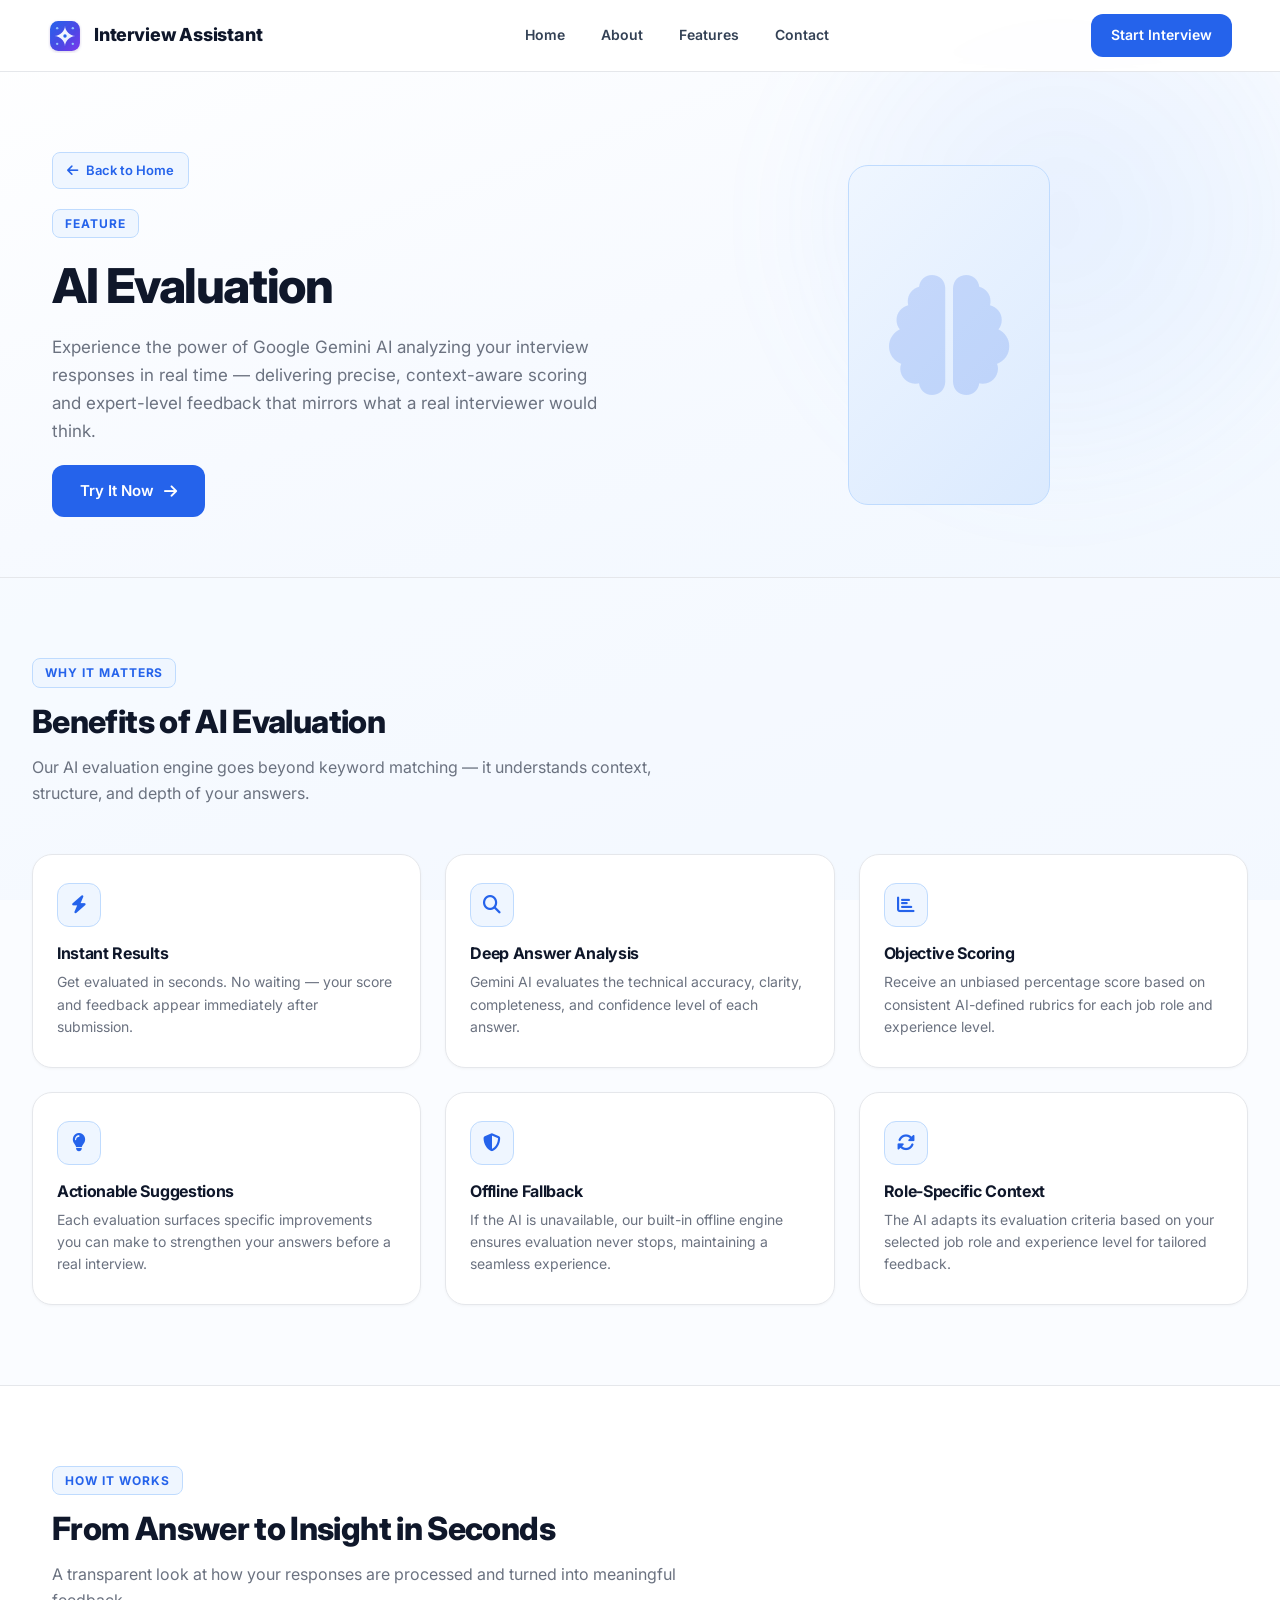
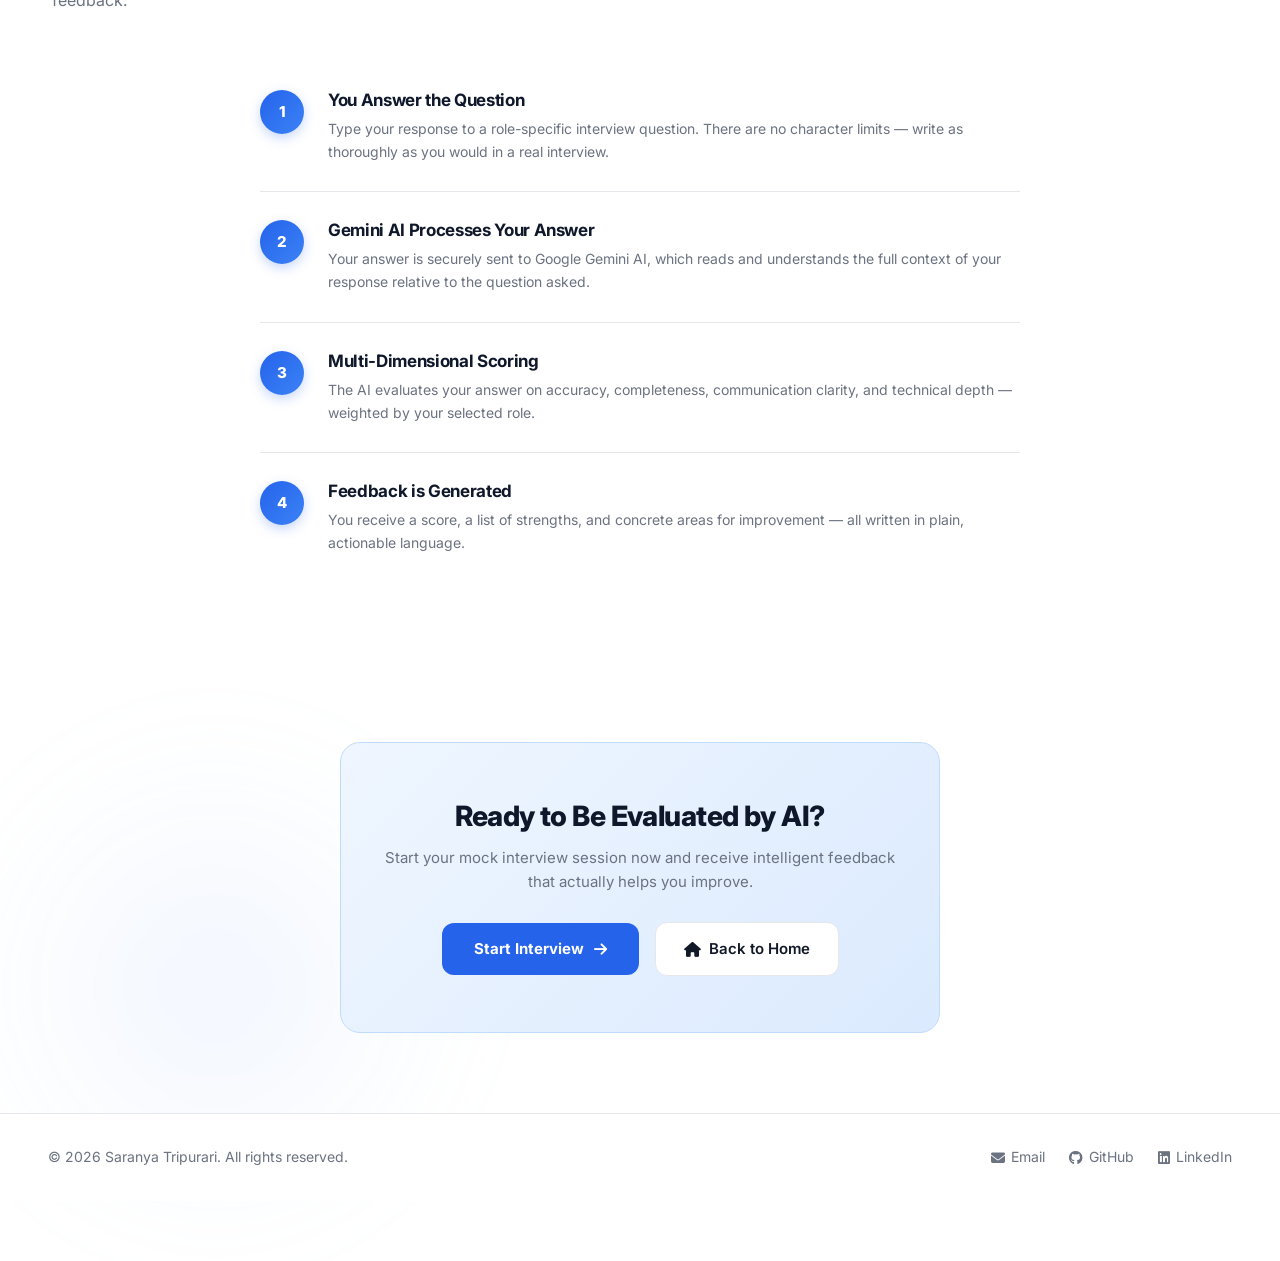
<file: templates/feature_ai_evaluation.html>
<!DOCTYPE html>
<html lang="en">

<head>
    <meta charset="UTF-8">
    <meta name="viewport" content="width=device-width, initial-scale=1.0">
    <meta name="description" content="AI Evaluation — Intelligent answer analysis powered by Google Gemini AI. Learn how our AI evaluates your interview answers instantly.">
    <title>AI Evaluation — Interview Assistant</title>

    <link rel="icon" href="/static/images/logo.svg">
    <link rel="preconnect" href="https://fonts.googleapis.com">
    <link rel="preconnect" href="https://fonts.gstatic.com" crossorigin>
    <link href="https://fonts.googleapis.com/css2?family=Inter:wght@300;400;500;600;700;800&display=swap" rel="stylesheet">
    <link rel="stylesheet" href="https://cdnjs.cloudflare.com/ajax/libs/font-awesome/6.6.0/css/all.min.css">
    <link rel="stylesheet" href="/static/css/feature_detail.css">
</head>

<body>

    <!-- NAVBAR -->
    <header class="navbar" id="navbar">
        <a href="/" class="logo">
            <img src="/static/images/logo.svg" alt="Interview Assistant Logo" class="logo-img">
            <span>Interview Assistant</span>
        </a>
        <nav>
            <a href="/#home">Home</a>
            <a href="/#about">About</a>
            <a href="/#features">Features</a>
            <a href="/#contact">Contact</a>
        </nav>
        <a href="/#interview" class="nav-cta">Start Interview</a>
        <button class="mobile-menu-btn" id="mobileMenuBtn" aria-label="Open menu">
            <span></span><span></span><span></span>
        </button>
    </header>

    <!-- HERO -->
    <section class="feature-hero">

        <div class="feature-hero-left">
            <a href="/" class="back-link">
                <i class="fa-solid fa-arrow-left"></i> Back to Home
            </a>
            <span class="feature-tag">Feature</span>
            <h1>AI Evaluation</h1>
            <p class="hero-desc">
                Experience the power of Google Gemini AI analyzing your interview responses in real time — delivering precise, context-aware scoring and expert-level feedback that mirrors what a real interviewer would think.
            </p>
            <a href="/#interview" class="feature-hero-cta">
                Try It Now <i class="fa-solid fa-arrow-right"></i>
            </a>
        </div>

        <div class="feature-hero-right">
            <div class="illustration-wrap">
                <i class="fa-solid fa-brain illustration-icon"></i>
            </div>
        </div>

    </section>

    <!-- BENEFITS -->
    <div class="fd-section-alt">
        <div class="fd-section-alt-inner">
            <span class="fd-section-label">Why It Matters</span>
            <h2 class="fd-section-title">Benefits of AI Evaluation</h2>
            <p class="fd-section-desc">Our AI evaluation engine goes beyond keyword matching — it understands context, structure, and depth of your answers.</p>

            <div class="benefits-grid">

                <div class="benefit-card">
                    <div class="benefit-icon"><i class="fa-solid fa-bolt"></i></div>
                    <h3>Instant Results</h3>
                    <p>Get evaluated in seconds. No waiting — your score and feedback appear immediately after submission.</p>
                </div>

                <div class="benefit-card">
                    <div class="benefit-icon"><i class="fa-solid fa-magnifying-glass"></i></div>
                    <h3>Deep Answer Analysis</h3>
                    <p>Gemini AI evaluates the technical accuracy, clarity, completeness, and confidence level of each answer.</p>
                </div>

                <div class="benefit-card">
                    <div class="benefit-icon"><i class="fa-solid fa-chart-bar"></i></div>
                    <h3>Objective Scoring</h3>
                    <p>Receive an unbiased percentage score based on consistent AI-defined rubrics for each job role and experience level.</p>
                </div>

                <div class="benefit-card">
                    <div class="benefit-icon"><i class="fa-solid fa-lightbulb"></i></div>
                    <h3>Actionable Suggestions</h3>
                    <p>Each evaluation surfaces specific improvements you can make to strengthen your answers before a real interview.</p>
                </div>

                <div class="benefit-card">
                    <div class="benefit-icon"><i class="fa-solid fa-shield-halved"></i></div>
                    <h3>Offline Fallback</h3>
                    <p>If the AI is unavailable, our built-in offline engine ensures evaluation never stops, maintaining a seamless experience.</p>
                </div>

                <div class="benefit-card">
                    <div class="benefit-icon"><i class="fa-solid fa-rotate"></i></div>
                    <h3>Role-Specific Context</h3>
                    <p>The AI adapts its evaluation criteria based on your selected job role and experience level for tailored feedback.</p>
                </div>

            </div>
        </div>
    </div>

    <!-- HOW IT WORKS -->
    <section class="fd-section">
        <span class="fd-section-label">How It Works</span>
        <h2 class="fd-section-title">From Answer to Insight in Seconds</h2>
        <p class="fd-section-desc">A transparent look at how your responses are processed and turned into meaningful feedback.</p>

        <div class="steps-list">
            <div class="step-item">
                <div class="step-number">1</div>
                <div class="step-body">
                    <h3>You Answer the Question</h3>
                    <p>Type your response to a role-specific interview question. There are no character limits — write as thoroughly as you would in a real interview.</p>
                </div>
            </div>
            <div class="step-item">
                <div class="step-number">2</div>
                <div class="step-body">
                    <h3>Gemini AI Processes Your Answer</h3>
                    <p>Your answer is securely sent to Google Gemini AI, which reads and understands the full context of your response relative to the question asked.</p>
                </div>
            </div>
            <div class="step-item">
                <div class="step-number">3</div>
                <div class="step-body">
                    <h3>Multi-Dimensional Scoring</h3>
                    <p>The AI evaluates your answer on accuracy, completeness, communication clarity, and technical depth — weighted by your selected role.</p>
                </div>
            </div>
            <div class="step-item">
                <div class="step-number">4</div>
                <div class="step-body">
                    <h3>Feedback is Generated</h3>
                    <p>You receive a score, a list of strengths, and concrete areas for improvement — all written in plain, actionable language.</p>
                </div>
            </div>
        </div>
    </section>

    <!-- CTA -->
    <section class="fd-cta-section">
        <div class="fd-cta-inner">
            <h2>Ready to Be Evaluated by AI?</h2>
            <p>Start your mock interview session now and receive intelligent feedback that actually helps you improve.</p>
            <div class="fd-cta-buttons">
                <a href="/#interview" class="fd-cta-btn">
                    Start Interview <i class="fa-solid fa-arrow-right"></i>
                </a>
                <a href="/" class="fd-back-home-btn">
                    <i class="fa-solid fa-house"></i> Back to Home
                </a>
            </div>
        </div>
    </section>

    <!-- FOOTER -->
    <footer>
        <div class="footer-container">
            <p class="copyright">© 2026 Saranya Tripurari. All rights reserved.</p>
            <div class="footer-links">
                <a href="mailto:saranyatripurari@gmail.com"><i class="fa-solid fa-envelope"></i> Email</a>
                <a href="https://github.com/saranyatripurari" target="_blank" rel="noopener noreferrer"><i class="fa-brands fa-github"></i> GitHub</a>
                <a href="https://linkedin.com/in/saranya-tripurari-85b5762a2" target="_blank" rel="noopener noreferrer"><i class="fa-brands fa-linkedin"></i> LinkedIn</a>
            </div>
        </div>
    </footer>

    <script src="/static/js/feature_detail.js"></script>
</body>

</html>
</file>
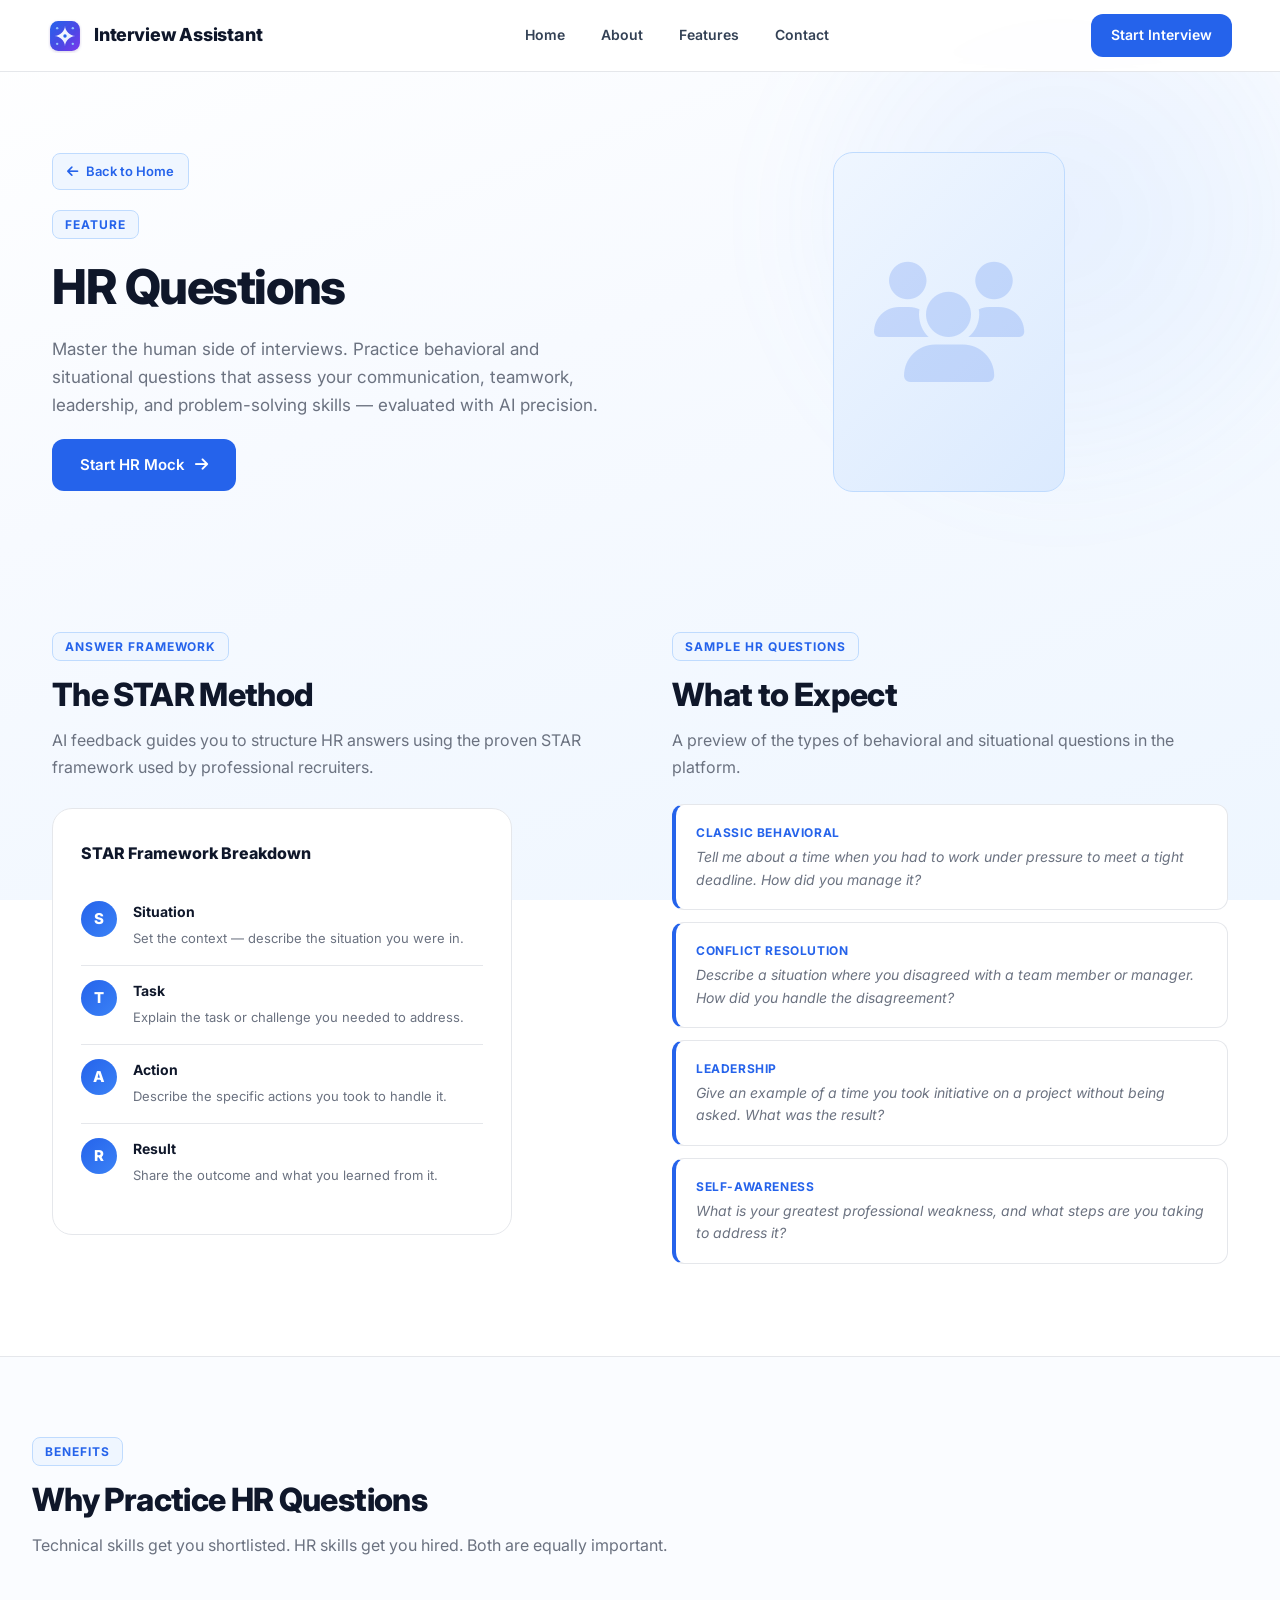
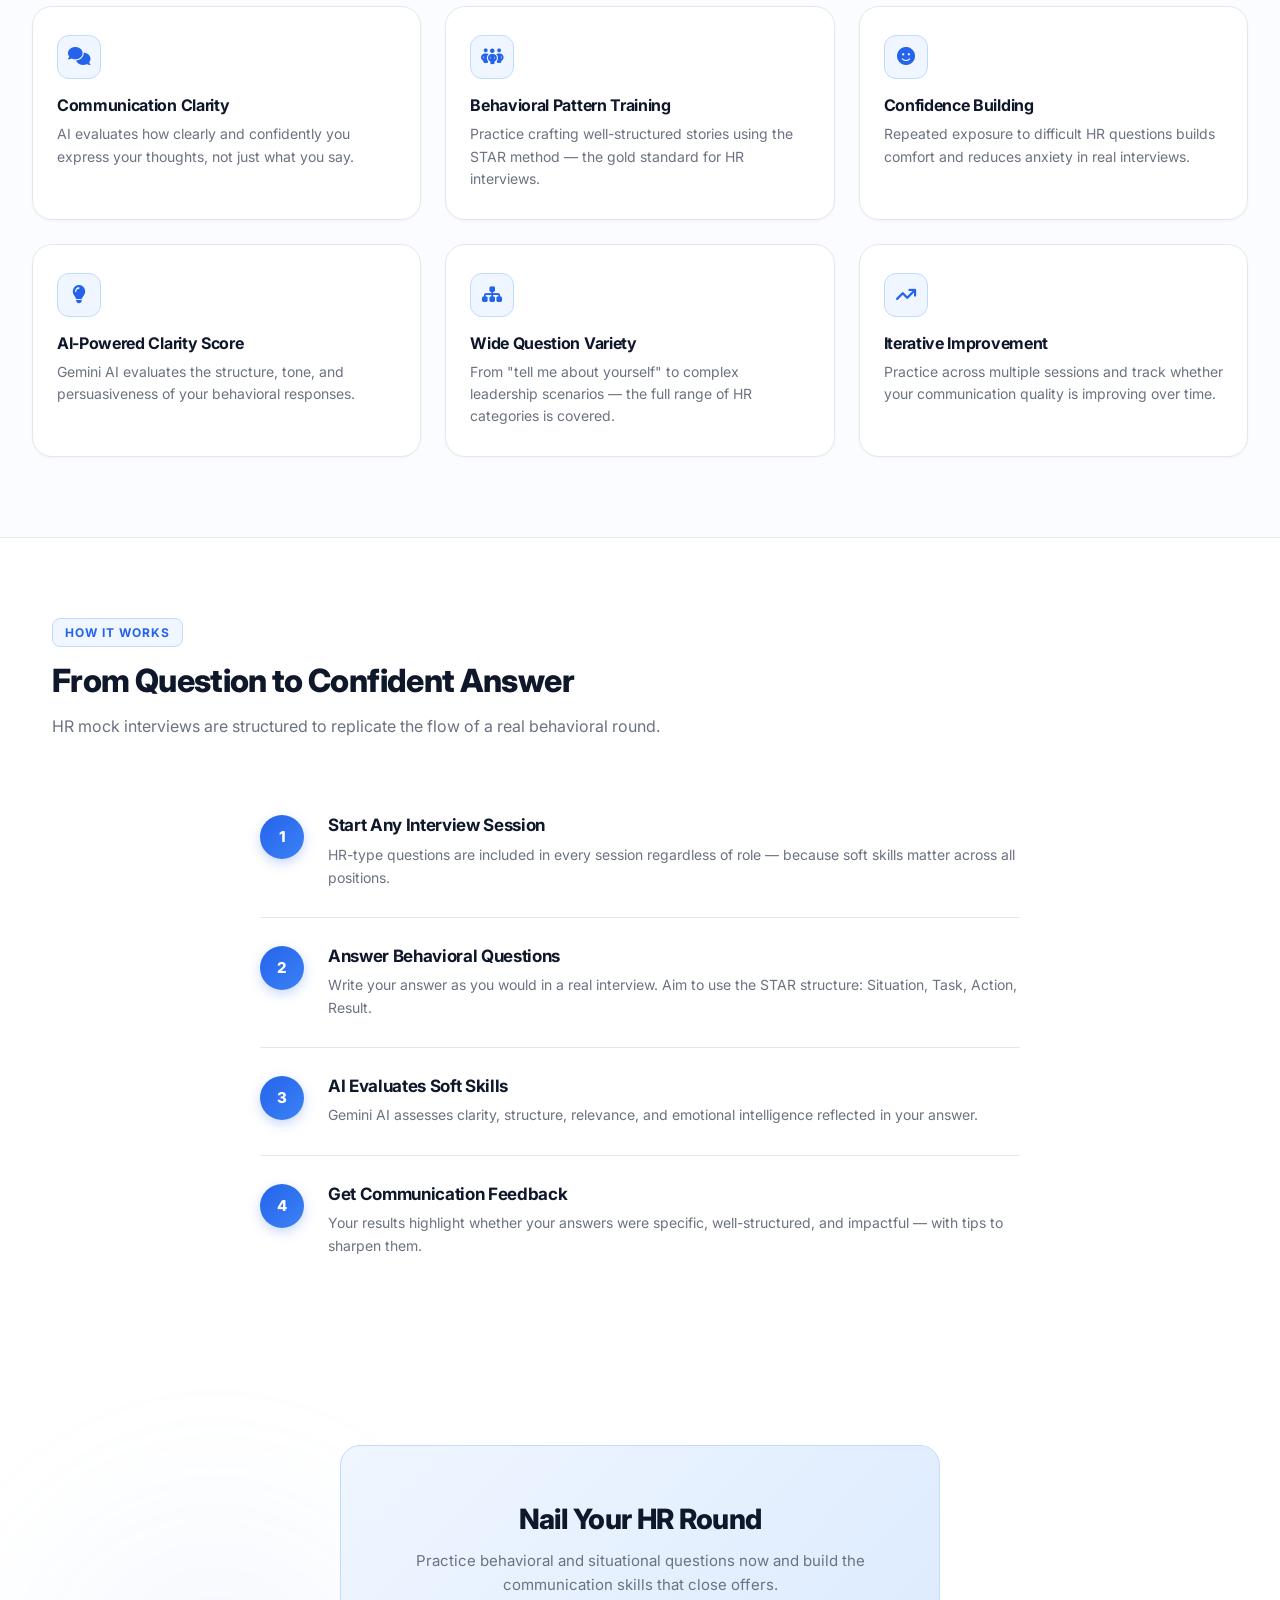
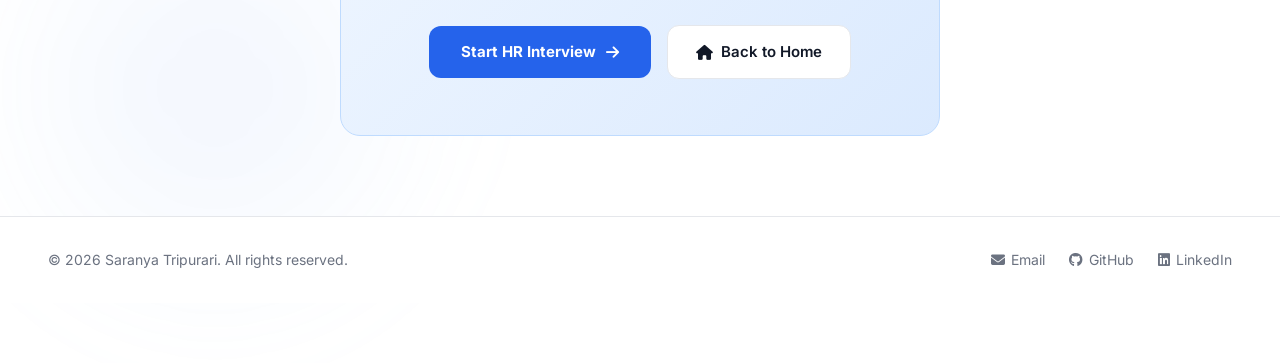
<file: templates/feature_hr_questions.html>
<!DOCTYPE html>
<html lang="en">

<head>
    <meta charset="UTF-8">
    <meta name="viewport" content="width=device-width, initial-scale=1.0">
    <meta name="description" content="HR Questions — Practice behavioral and situational interview questions to improve your communication, storytelling, and interpersonal skills for job interviews.">
    <title>HR Questions — Interview Assistant</title>

    <link rel="icon" href="/static/images/logo.svg">
    <link rel="preconnect" href="https://fonts.googleapis.com">
    <link rel="preconnect" href="https://fonts.gstatic.com" crossorigin>
    <link href="https://fonts.googleapis.com/css2?family=Inter:wght@300;400;500;600;700;800&display=swap" rel="stylesheet">
    <link rel="stylesheet" href="https://cdnjs.cloudflare.com/ajax/libs/font-awesome/6.6.0/css/all.min.css">
    <link rel="stylesheet" href="/static/css/feature_detail.css">

    <style>
        .star-breakdown {
            background-color: var(--bg-card);
            border: 1px solid var(--border-color);
            border-radius: var(--radius-xl);
            padding: 32px 28px;
            max-width: 460px;
        }
        .star-title {
            font-size: 16px;
            font-weight: 800;
            color: #0F172A;
            margin-bottom: 20px;
        }
        .star-row {
            display: flex;
            align-items: flex-start;
            gap: 16px;
            padding: 14px 0;
            border-bottom: 1px solid var(--border-color);
        }
        .star-row:last-child { border-bottom: none; }
        .star-letter {
            min-width: 36px;
            height: 36px;
            border-radius: 50%;
            background: linear-gradient(135deg, #2563EB, #3B82F6);
            color: #FFFFFF;
            font-size: 15px;
            font-weight: 800;
            display: flex;
            align-items: center;
            justify-content: center;
            flex-shrink: 0;
        }
        .star-row-body strong {
            font-size: 14px;
            font-weight: 700;
            color: #0F172A;
            display: block;
            margin-bottom: 2px;
        }
        .star-row-body span {
            font-size: 13px;
            color: var(--text-secondary);
        }
        .preview-two-col {
            padding: 80px 32px;
            max-width: 1240px;
            margin: 0 auto;
            display: grid;
            grid-template-columns: 1fr 1fr;
            align-items: start;
            gap: 64px;
        }
        .sample-q {
            background-color: var(--bg-card);
            border: 1px solid var(--border-color);
            border-left: 4px solid var(--primary-accent);
            border-radius: var(--radius-md);
            padding: 18px 20px;
            font-size: 14px;
            color: var(--text-secondary);
            font-style: italic;
            margin-bottom: 12px;
        }
        .sample-q strong {
            font-style: normal;
            font-size: 12px;
            font-weight: 700;
            text-transform: uppercase;
            letter-spacing: 0.05em;
            color: var(--primary-accent);
            display: block;
            margin-bottom: 4px;
        }
        @media (max-width: 768px) {
            .preview-two-col { grid-template-columns: 1fr; }
        }
    </style>
</head>

<body>

    <!-- NAVBAR -->
    <header class="navbar" id="navbar">
        <a href="/" class="logo">
            <img src="/static/images/logo.svg" alt="Interview Assistant Logo" class="logo-img">
            <span>Interview Assistant</span>
        </a>
        <nav>
            <a href="/#home">Home</a>
            <a href="/#about">About</a>
            <a href="/#features">Features</a>
            <a href="/#contact">Contact</a>
        </nav>
        <a href="/#interview" class="nav-cta">Start Interview</a>
        <button class="mobile-menu-btn" id="mobileMenuBtn" aria-label="Open menu">
            <span></span><span></span><span></span>
        </button>
    </header>

    <!-- HERO -->
    <section class="feature-hero">

        <div class="feature-hero-left">
            <a href="/" class="back-link">
                <i class="fa-solid fa-arrow-left"></i> Back to Home
            </a>
            <span class="feature-tag">Feature</span>
            <h1>HR Questions</h1>
            <p class="hero-desc">
                Master the human side of interviews. Practice behavioral and situational questions that assess your communication, teamwork, leadership, and problem-solving skills — evaluated with AI precision.
            </p>
            <a href="/#interview" class="feature-hero-cta">
                Start HR Mock <i class="fa-solid fa-arrow-right"></i>
            </a>
        </div>

        <div class="feature-hero-right">
            <div class="illustration-wrap">
                <i class="fa-solid fa-users illustration-icon"></i>
            </div>
        </div>

    </section>

    <!-- STAR + SAMPLES -->
    <section class="preview-two-col">
        <div>
            <span class="fd-section-label">Answer Framework</span>
            <h2 class="fd-section-title">The STAR Method</h2>
            <p class="fd-section-desc" style="margin-bottom:28px;">AI feedback guides you to structure HR answers using the proven STAR framework used by professional recruiters.</p>
            <div class="star-breakdown">
                <div class="star-title">STAR Framework Breakdown</div>
                <div class="star-row">
                    <div class="star-letter">S</div>
                    <div class="star-row-body">
                        <strong>Situation</strong>
                        <span>Set the context — describe the situation you were in.</span>
                    </div>
                </div>
                <div class="star-row">
                    <div class="star-letter">T</div>
                    <div class="star-row-body">
                        <strong>Task</strong>
                        <span>Explain the task or challenge you needed to address.</span>
                    </div>
                </div>
                <div class="star-row">
                    <div class="star-letter">A</div>
                    <div class="star-row-body">
                        <strong>Action</strong>
                        <span>Describe the specific actions you took to handle it.</span>
                    </div>
                </div>
                <div class="star-row">
                    <div class="star-letter">R</div>
                    <div class="star-row-body">
                        <strong>Result</strong>
                        <span>Share the outcome and what you learned from it.</span>
                    </div>
                </div>
            </div>
        </div>
        <div>
            <span class="fd-section-label">Sample HR Questions</span>
            <h2 class="fd-section-title">What to Expect</h2>
            <p class="fd-section-desc" style="margin-bottom:24px;">A preview of the types of behavioral and situational questions in the platform.</p>

            <div class="sample-q">
                <strong>Classic Behavioral</strong>
                Tell me about a time when you had to work under pressure to meet a tight deadline. How did you manage it?
            </div>
            <div class="sample-q">
                <strong>Conflict Resolution</strong>
                Describe a situation where you disagreed with a team member or manager. How did you handle the disagreement?
            </div>
            <div class="sample-q">
                <strong>Leadership</strong>
                Give an example of a time you took initiative on a project without being asked. What was the result?
            </div>
            <div class="sample-q">
                <strong>Self-Awareness</strong>
                What is your greatest professional weakness, and what steps are you taking to address it?
            </div>
        </div>
    </section>

    <!-- BENEFITS -->
    <div class="fd-section-alt">
        <div class="fd-section-alt-inner">
            <span class="fd-section-label">Benefits</span>
            <h2 class="fd-section-title">Why Practice HR Questions</h2>
            <p class="fd-section-desc">Technical skills get you shortlisted. HR skills get you hired. Both are equally important.</p>

            <div class="benefits-grid">
                <div class="benefit-card">
                    <div class="benefit-icon"><i class="fa-solid fa-comments"></i></div>
                    <h3>Communication Clarity</h3>
                    <p>AI evaluates how clearly and confidently you express your thoughts, not just what you say.</p>
                </div>
                <div class="benefit-card">
                    <div class="benefit-icon"><i class="fa-solid fa-people-group"></i></div>
                    <h3>Behavioral Pattern Training</h3>
                    <p>Practice crafting well-structured stories using the STAR method — the gold standard for HR interviews.</p>
                </div>
                <div class="benefit-card">
                    <div class="benefit-icon"><i class="fa-solid fa-face-smile"></i></div>
                    <h3>Confidence Building</h3>
                    <p>Repeated exposure to difficult HR questions builds comfort and reduces anxiety in real interviews.</p>
                </div>
                <div class="benefit-card">
                    <div class="benefit-icon"><i class="fa-solid fa-lightbulb"></i></div>
                    <h3>AI-Powered Clarity Score</h3>
                    <p>Gemini AI evaluates the structure, tone, and persuasiveness of your behavioral responses.</p>
                </div>
                <div class="benefit-card">
                    <div class="benefit-icon"><i class="fa-solid fa-sitemap"></i></div>
                    <h3>Wide Question Variety</h3>
                    <p>From "tell me about yourself" to complex leadership scenarios — the full range of HR categories is covered.</p>
                </div>
                <div class="benefit-card">
                    <div class="benefit-icon"><i class="fa-solid fa-arrow-trend-up"></i></div>
                    <h3>Iterative Improvement</h3>
                    <p>Practice across multiple sessions and track whether your communication quality is improving over time.</p>
                </div>
            </div>
        </div>
    </div>

    <!-- HOW IT WORKS -->
    <section class="fd-section">
        <span class="fd-section-label">How It Works</span>
        <h2 class="fd-section-title">From Question to Confident Answer</h2>
        <p class="fd-section-desc">HR mock interviews are structured to replicate the flow of a real behavioral round.</p>

        <div class="steps-list">
            <div class="step-item">
                <div class="step-number">1</div>
                <div class="step-body">
                    <h3>Start Any Interview Session</h3>
                    <p>HR-type questions are included in every session regardless of role — because soft skills matter across all positions.</p>
                </div>
            </div>
            <div class="step-item">
                <div class="step-number">2</div>
                <div class="step-body">
                    <h3>Answer Behavioral Questions</h3>
                    <p>Write your answer as you would in a real interview. Aim to use the STAR structure: Situation, Task, Action, Result.</p>
                </div>
            </div>
            <div class="step-item">
                <div class="step-number">3</div>
                <div class="step-body">
                    <h3>AI Evaluates Soft Skills</h3>
                    <p>Gemini AI assesses clarity, structure, relevance, and emotional intelligence reflected in your answer.</p>
                </div>
            </div>
            <div class="step-item">
                <div class="step-number">4</div>
                <div class="step-body">
                    <h3>Get Communication Feedback</h3>
                    <p>Your results highlight whether your answers were specific, well-structured, and impactful — with tips to sharpen them.</p>
                </div>
            </div>
        </div>
    </section>

    <!-- CTA -->
    <section class="fd-cta-section">
        <div class="fd-cta-inner">
            <h2>Nail Your HR Round</h2>
            <p>Practice behavioral and situational questions now and build the communication skills that close offers.</p>
            <div class="fd-cta-buttons">
                <a href="/#interview" class="fd-cta-btn">
                    Start HR Interview <i class="fa-solid fa-arrow-right"></i>
                </a>
                <a href="/" class="fd-back-home-btn">
                    <i class="fa-solid fa-house"></i> Back to Home
                </a>
            </div>
        </div>
    </section>

    <!-- FOOTER -->
    <footer>
        <div class="footer-container">
            <p class="copyright">© 2026 Saranya Tripurari. All rights reserved.</p>
            <div class="footer-links">
                <a href="mailto:saranyatripurari@gmail.com"><i class="fa-solid fa-envelope"></i> Email</a>
                <a href="https://github.com/saranyatripurari" target="_blank" rel="noopener noreferrer"><i class="fa-brands fa-github"></i> GitHub</a>
                <a href="https://linkedin.com/in/saranya-tripurari-85b5762a2" target="_blank" rel="noopener noreferrer"><i class="fa-brands fa-linkedin"></i> LinkedIn</a>
            </div>
        </div>
    </footer>

    <script src="/static/js/feature_detail.js"></script>
</body>

</html>
</file>
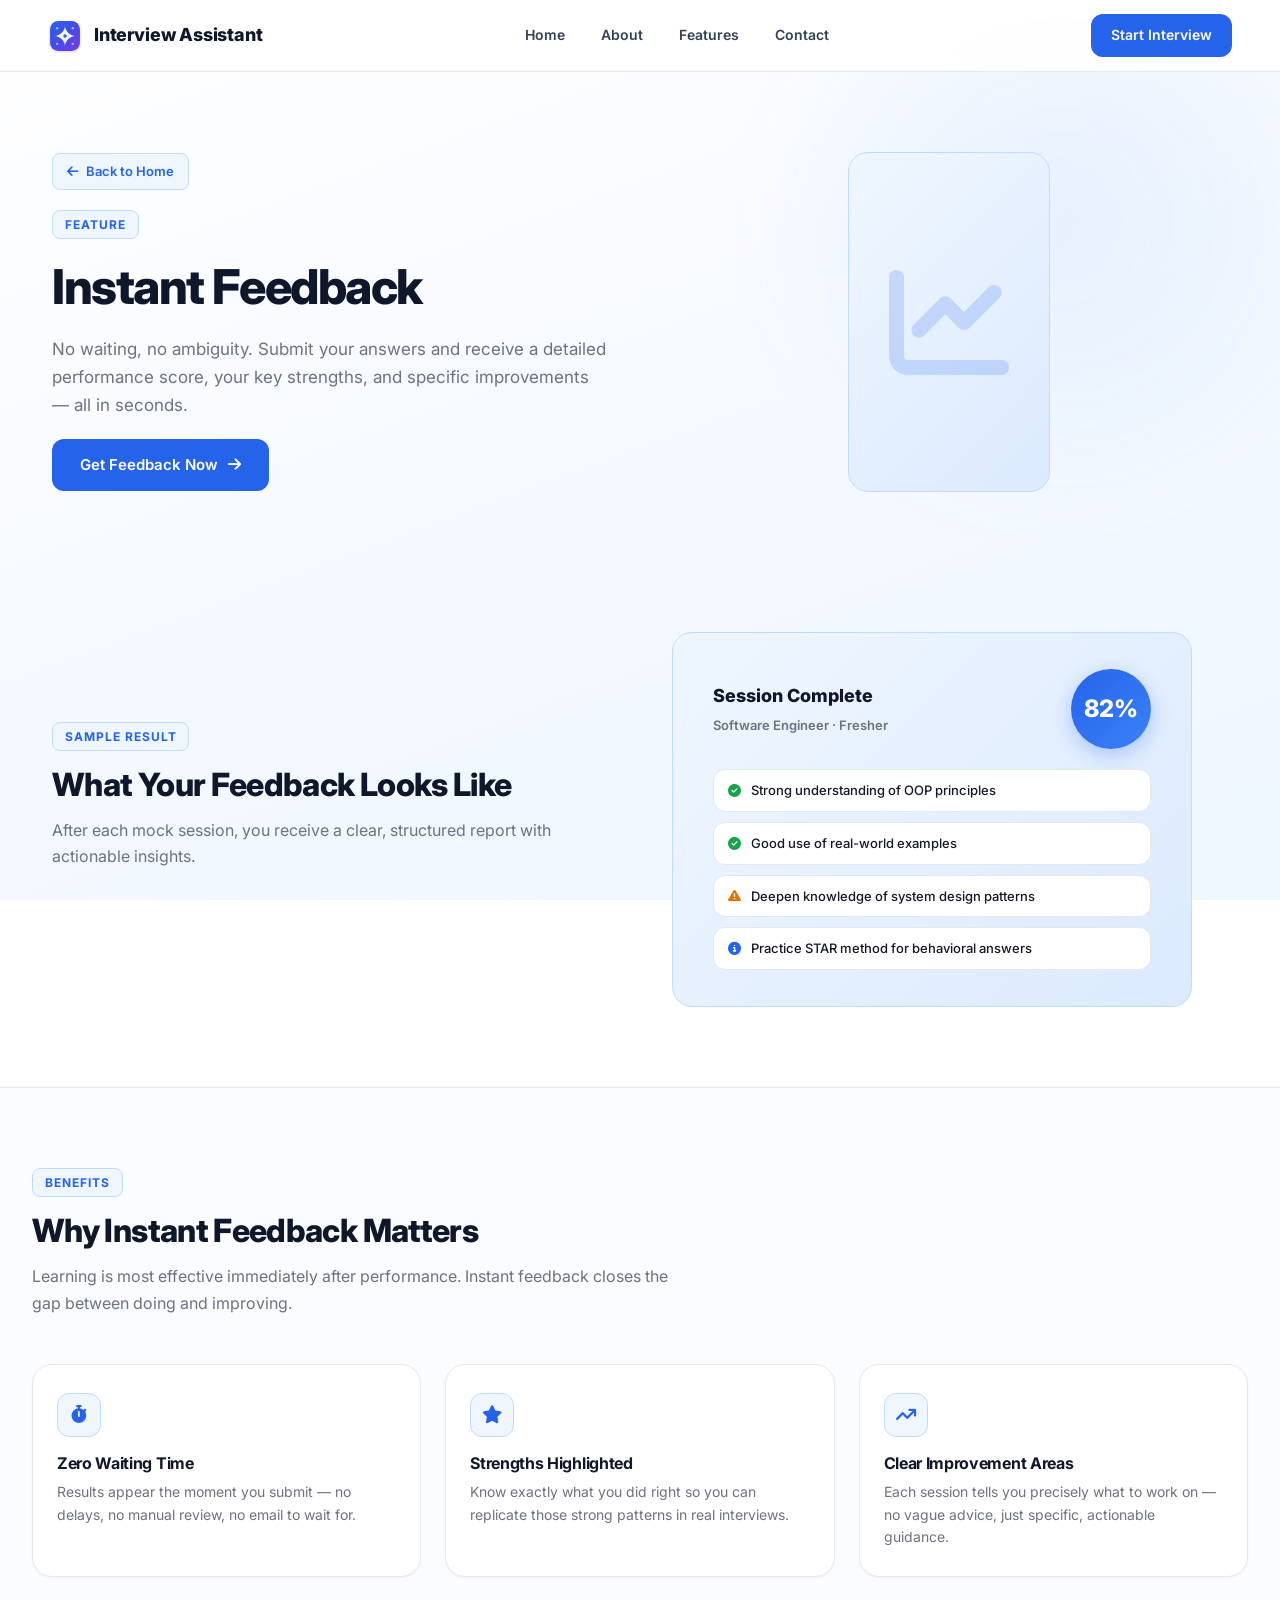
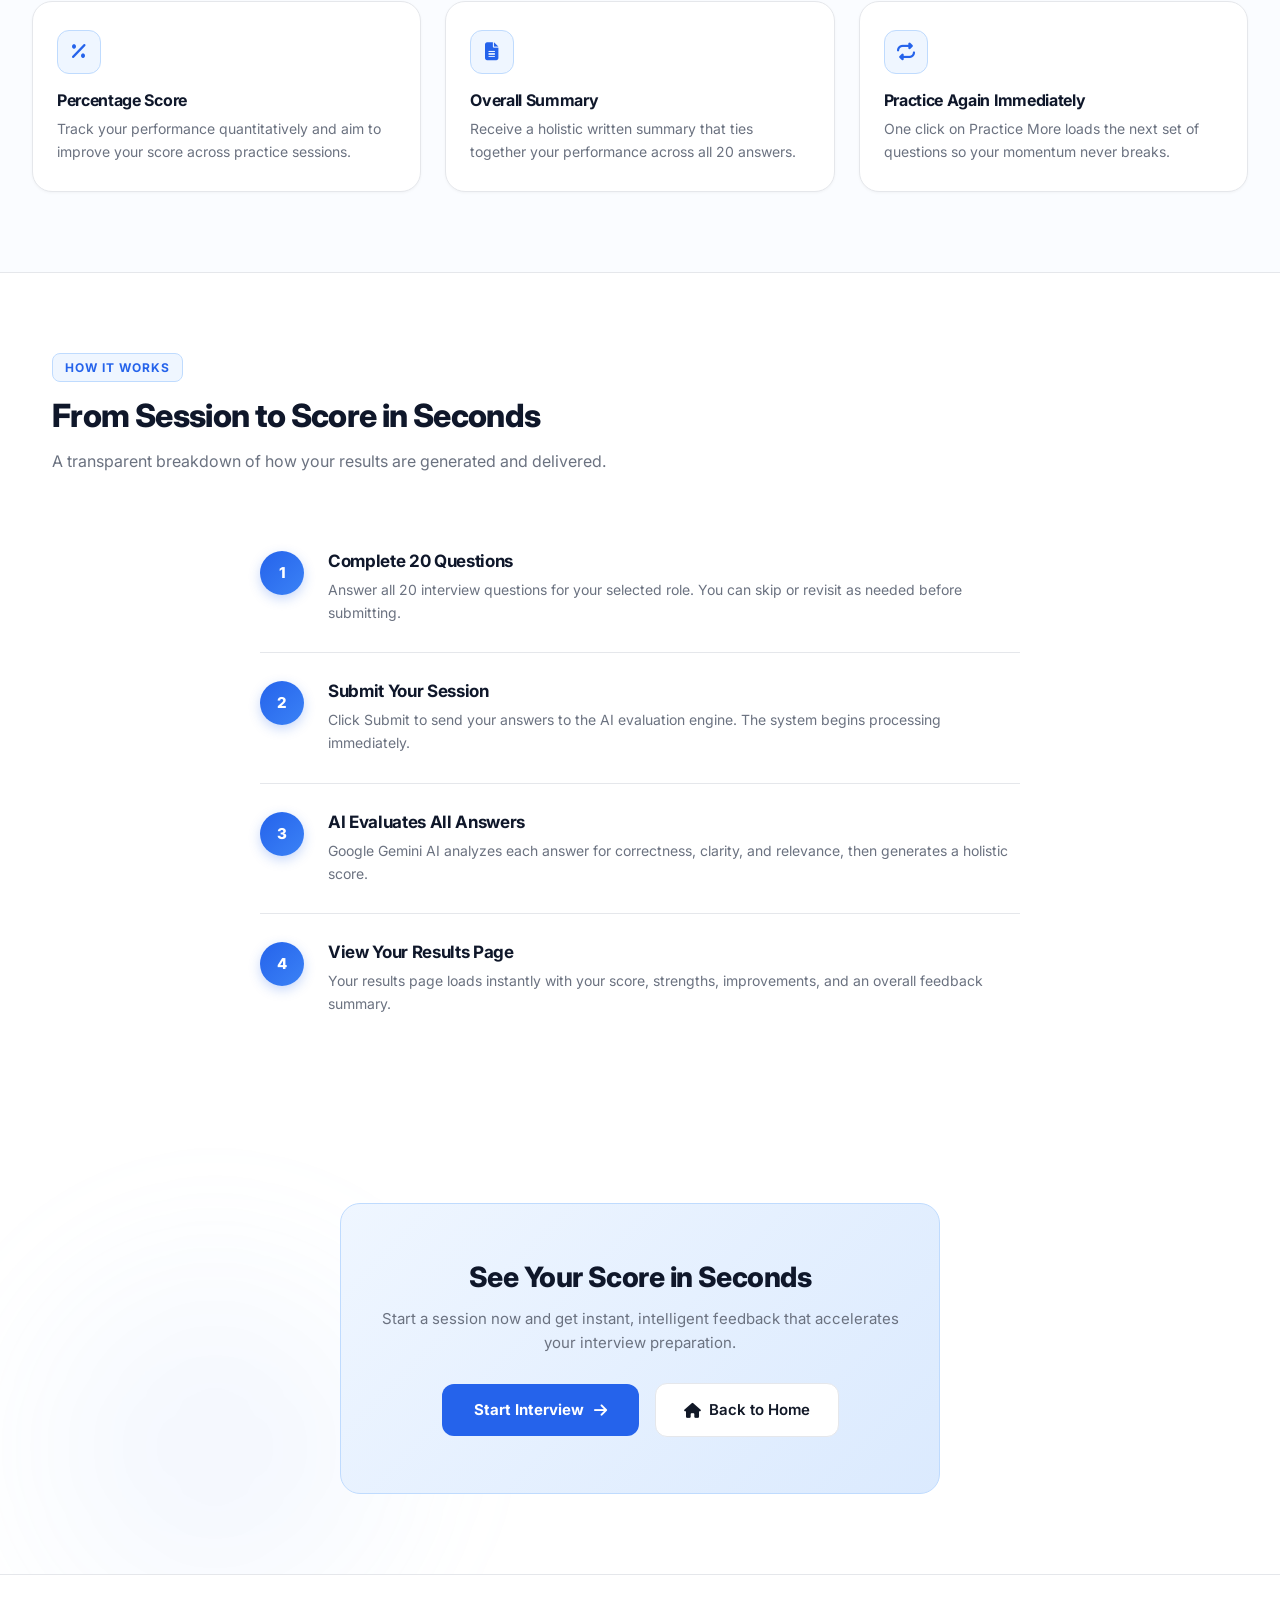
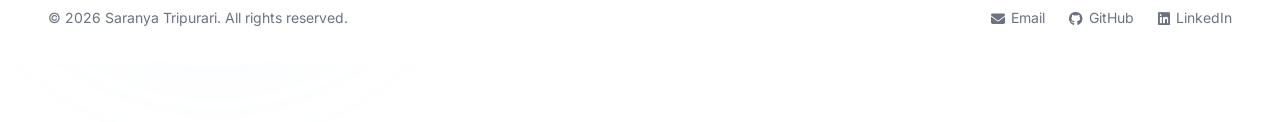
<file: templates/feature_instant_feedback.html>
<!DOCTYPE html>
<html lang="en">

<head>
    <meta charset="UTF-8">
    <meta name="viewport" content="width=device-width, initial-scale=1.0">
    <meta name="description" content="Instant Feedback — Get immediate scores, strength breakdowns, and actionable improvement suggestions after every mock interview session.">
    <title>Instant Feedback — Interview Assistant</title>

    <link rel="icon" href="/static/images/logo.svg">
    <link rel="preconnect" href="https://fonts.googleapis.com">
    <link rel="preconnect" href="https://fonts.gstatic.com" crossorigin>
    <link href="https://fonts.googleapis.com/css2?family=Inter:wght@300;400;500;600;700;800&display=swap" rel="stylesheet">
    <link rel="stylesheet" href="https://cdnjs.cloudflare.com/ajax/libs/font-awesome/6.6.0/css/all.min.css">
    <link rel="stylesheet" href="/static/css/feature_detail.css">

    <style>
        .score-preview {
            background: linear-gradient(135deg, #EFF6FF, #DBEAFE);
            border: 1px solid #BFDBFE;
            border-radius: var(--radius-xl);
            padding: 36px 40px;
            max-width: 520px;
        }
        .score-preview-top {
            display: flex;
            align-items: center;
            justify-content: space-between;
            margin-bottom: 20px;
        }
        .score-circle {
            width: 80px;
            height: 80px;
            border-radius: 50%;
            background: linear-gradient(135deg, #2563EB, #3B82F6);
            display: flex;
            align-items: center;
            justify-content: center;
            font-size: 24px;
            font-weight: 800;
            color: #FFFFFF;
            box-shadow: 0 6px 20px rgba(37, 99, 235, 0.3);
        }
        .score-label {
            font-size: 13px;
            font-weight: 600;
            color: var(--text-secondary);
        }
        .feedback-preview-pills {
            display: flex;
            flex-direction: column;
            gap: 10px;
        }
        .pill {
            display: flex;
            align-items: center;
            gap: 10px;
            font-size: 13px;
            font-weight: 500;
            color: var(--text-primary);
            background-color: #FFFFFF;
            border: 1px solid var(--border-color);
            border-radius: var(--radius-md);
            padding: 10px 14px;
        }
        .pill.green i { color: #16A34A; }
        .pill.blue  i { color: #2563EB; }
        .pill.amber i { color: #D97706; }
        .preview-section {
            padding: 80px 32px;
            max-width: 1240px;
            margin: 0 auto;
            display: grid;
            grid-template-columns: 1fr 1fr;
            align-items: center;
            gap: 64px;
        }
        @media (max-width: 768px) {
            .preview-section { grid-template-columns: 1fr; }
        }
    </style>
</head>

<body>

    <!-- NAVBAR -->
    <header class="navbar" id="navbar">
        <a href="/" class="logo">
            <img src="/static/images/logo.svg" alt="Interview Assistant Logo" class="logo-img">
            <span>Interview Assistant</span>
        </a>
        <nav>
            <a href="/#home">Home</a>
            <a href="/#about">About</a>
            <a href="/#features">Features</a>
            <a href="/#contact">Contact</a>
        </nav>
        <a href="/#interview" class="nav-cta">Start Interview</a>
        <button class="mobile-menu-btn" id="mobileMenuBtn" aria-label="Open menu">
            <span></span><span></span><span></span>
        </button>
    </header>

    <!-- HERO -->
    <section class="feature-hero">

        <div class="feature-hero-left">
            <a href="/" class="back-link">
                <i class="fa-solid fa-arrow-left"></i> Back to Home
            </a>
            <span class="feature-tag">Feature</span>
            <h1>Instant Feedback</h1>
            <p class="hero-desc">
                No waiting, no ambiguity. Submit your answers and receive a detailed performance score, your key strengths, and specific improvements — all in seconds.
            </p>
            <a href="/#interview" class="feature-hero-cta">
                Get Feedback Now <i class="fa-solid fa-arrow-right"></i>
            </a>
        </div>

        <div class="feature-hero-right">
            <div class="illustration-wrap">
                <i class="fa-solid fa-chart-line illustration-icon"></i>
            </div>
        </div>

    </section>

    <!-- SCORE PREVIEW -->
    <section class="preview-section">
        <div>
            <span class="fd-section-label">Sample Result</span>
            <h2 class="fd-section-title">What Your Feedback Looks Like</h2>
            <p class="fd-section-desc">After each mock session, you receive a clear, structured report with actionable insights.</p>
        </div>
        <div class="score-preview">
            <div class="score-preview-top">
                <div>
                    <div style="font-size:18px;font-weight:800;color:#0F172A;margin-bottom:4px;">Session Complete</div>
                    <div class="score-label">Software Engineer · Fresher</div>
                </div>
                <div class="score-circle">82%</div>
            </div>
            <div class="feedback-preview-pills">
                <div class="pill green">
                    <i class="fa-solid fa-check-circle"></i>
                    Strong understanding of OOP principles
                </div>
                <div class="pill green">
                    <i class="fa-solid fa-check-circle"></i>
                    Good use of real-world examples
                </div>
                <div class="pill amber">
                    <i class="fa-solid fa-triangle-exclamation"></i>
                    Deepen knowledge of system design patterns
                </div>
                <div class="pill blue">
                    <i class="fa-solid fa-circle-info"></i>
                    Practice STAR method for behavioral answers
                </div>
            </div>
        </div>
    </section>

    <!-- BENEFITS -->
    <div class="fd-section-alt">
        <div class="fd-section-alt-inner">
            <span class="fd-section-label">Benefits</span>
            <h2 class="fd-section-title">Why Instant Feedback Matters</h2>
            <p class="fd-section-desc">Learning is most effective immediately after performance. Instant feedback closes the gap between doing and improving.</p>

            <div class="benefits-grid">
                <div class="benefit-card">
                    <div class="benefit-icon"><i class="fa-solid fa-stopwatch"></i></div>
                    <h3>Zero Waiting Time</h3>
                    <p>Results appear the moment you submit — no delays, no manual review, no email to wait for.</p>
                </div>
                <div class="benefit-card">
                    <div class="benefit-icon"><i class="fa-solid fa-star"></i></div>
                    <h3>Strengths Highlighted</h3>
                    <p>Know exactly what you did right so you can replicate those strong patterns in real interviews.</p>
                </div>
                <div class="benefit-card">
                    <div class="benefit-icon"><i class="fa-solid fa-arrow-trend-up"></i></div>
                    <h3>Clear Improvement Areas</h3>
                    <p>Each session tells you precisely what to work on — no vague advice, just specific, actionable guidance.</p>
                </div>
                <div class="benefit-card">
                    <div class="benefit-icon"><i class="fa-solid fa-percent"></i></div>
                    <h3>Percentage Score</h3>
                    <p>Track your performance quantitatively and aim to improve your score across practice sessions.</p>
                </div>
                <div class="benefit-card">
                    <div class="benefit-icon"><i class="fa-solid fa-file-lines"></i></div>
                    <h3>Overall Summary</h3>
                    <p>Receive a holistic written summary that ties together your performance across all 20 answers.</p>
                </div>
                <div class="benefit-card">
                    <div class="benefit-icon"><i class="fa-solid fa-repeat"></i></div>
                    <h3>Practice Again Immediately</h3>
                    <p>One click on Practice More loads the next set of questions so your momentum never breaks.</p>
                </div>
            </div>
        </div>
    </div>

    <!-- HOW IT WORKS -->
    <section class="fd-section">
        <span class="fd-section-label">How It Works</span>
        <h2 class="fd-section-title">From Session to Score in Seconds</h2>
        <p class="fd-section-desc">A transparent breakdown of how your results are generated and delivered.</p>

        <div class="steps-list">
            <div class="step-item">
                <div class="step-number">1</div>
                <div class="step-body">
                    <h3>Complete 20 Questions</h3>
                    <p>Answer all 20 interview questions for your selected role. You can skip or revisit as needed before submitting.</p>
                </div>
            </div>
            <div class="step-item">
                <div class="step-number">2</div>
                <div class="step-body">
                    <h3>Submit Your Session</h3>
                    <p>Click Submit to send your answers to the AI evaluation engine. The system begins processing immediately.</p>
                </div>
            </div>
            <div class="step-item">
                <div class="step-number">3</div>
                <div class="step-body">
                    <h3>AI Evaluates All Answers</h3>
                    <p>Google Gemini AI analyzes each answer for correctness, clarity, and relevance, then generates a holistic score.</p>
                </div>
            </div>
            <div class="step-item">
                <div class="step-number">4</div>
                <div class="step-body">
                    <h3>View Your Results Page</h3>
                    <p>Your results page loads instantly with your score, strengths, improvements, and an overall feedback summary.</p>
                </div>
            </div>
        </div>
    </section>

    <!-- CTA -->
    <section class="fd-cta-section">
        <div class="fd-cta-inner">
            <h2>See Your Score in Seconds</h2>
            <p>Start a session now and get instant, intelligent feedback that accelerates your interview preparation.</p>
            <div class="fd-cta-buttons">
                <a href="/#interview" class="fd-cta-btn">
                    Start Interview <i class="fa-solid fa-arrow-right"></i>
                </a>
                <a href="/" class="fd-back-home-btn">
                    <i class="fa-solid fa-house"></i> Back to Home
                </a>
            </div>
        </div>
    </section>

    <!-- FOOTER -->
    <footer>
        <div class="footer-container">
            <p class="copyright">© 2026 Saranya Tripurari. All rights reserved.</p>
            <div class="footer-links">
                <a href="mailto:saranyatripurari@gmail.com"><i class="fa-solid fa-envelope"></i> Email</a>
                <a href="https://github.com/saranyatripurari" target="_blank" rel="noopener noreferrer"><i class="fa-brands fa-github"></i> GitHub</a>
                <a href="https://linkedin.com/in/saranya-tripurari-85b5762a2" target="_blank" rel="noopener noreferrer"><i class="fa-brands fa-linkedin"></i> LinkedIn</a>
            </div>
        </div>
    </footer>

    <script src="/static/js/feature_detail.js"></script>
</body>

</html>
</file>
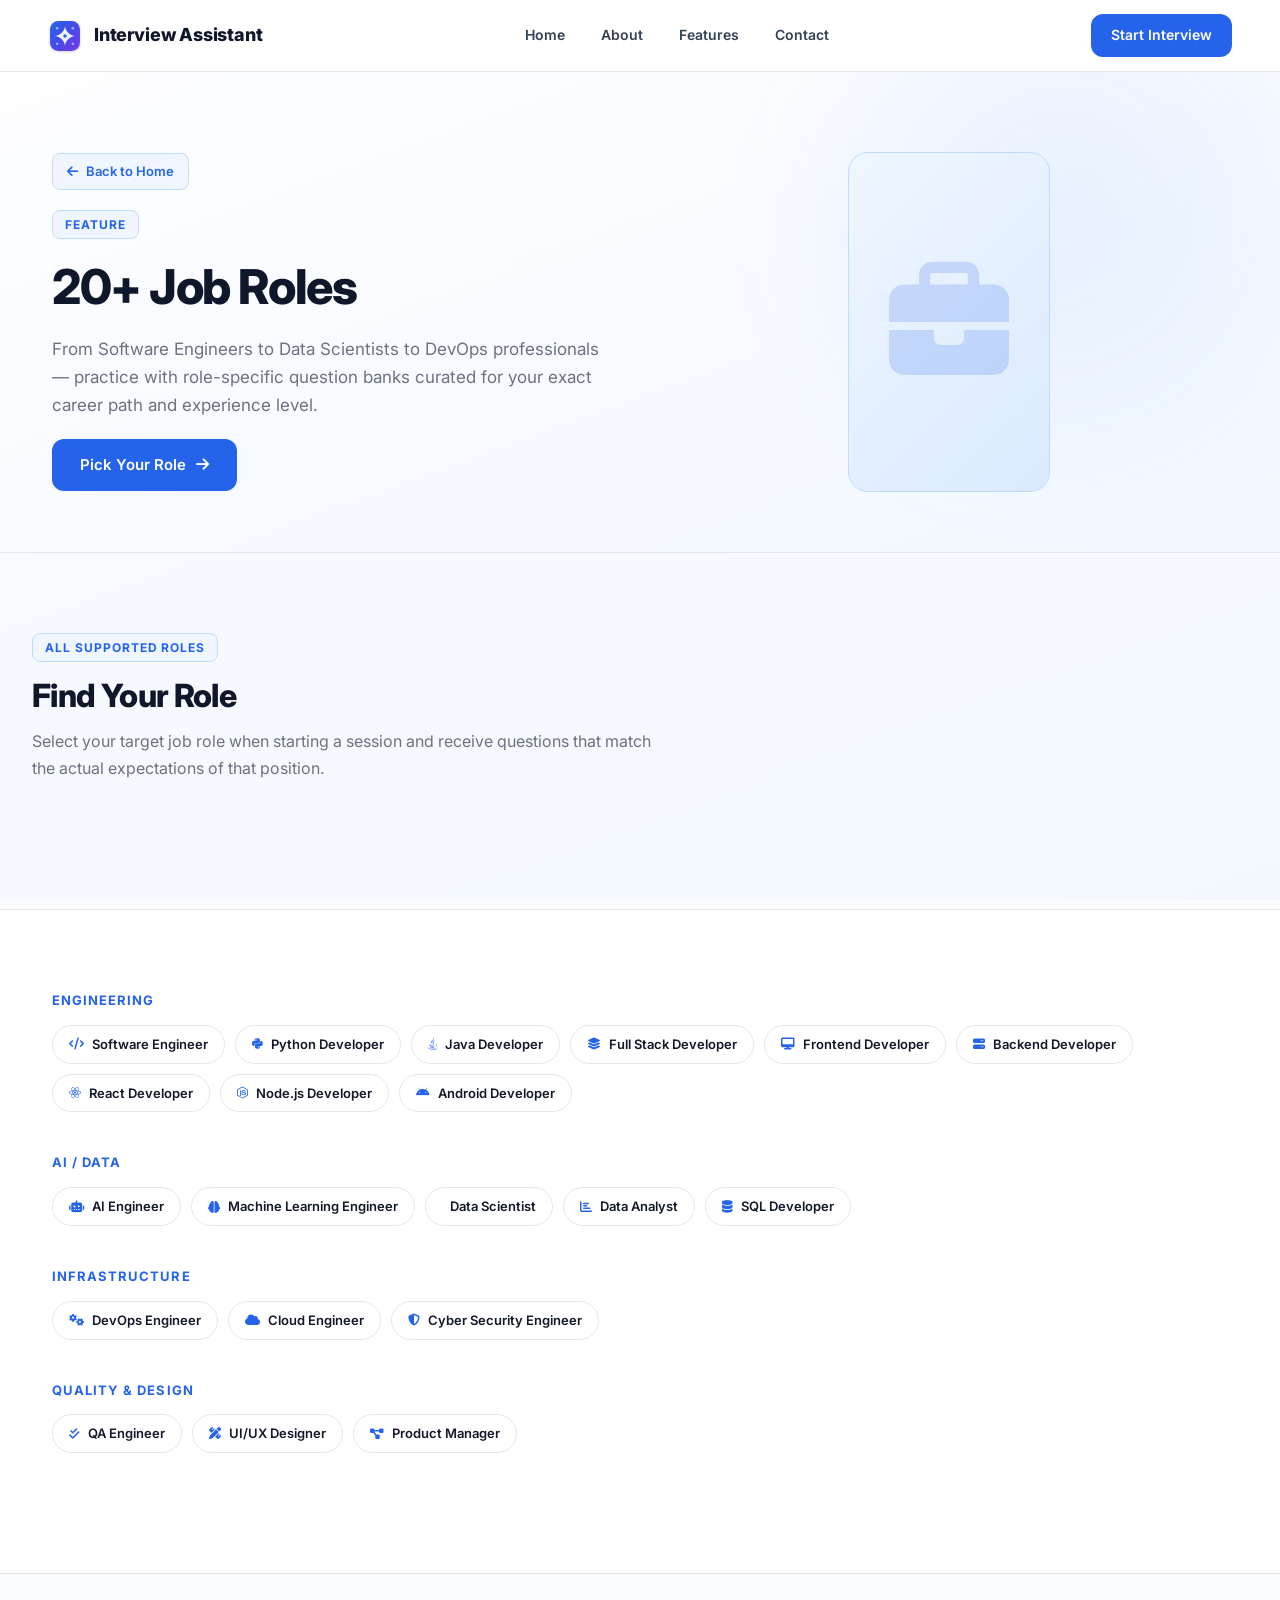
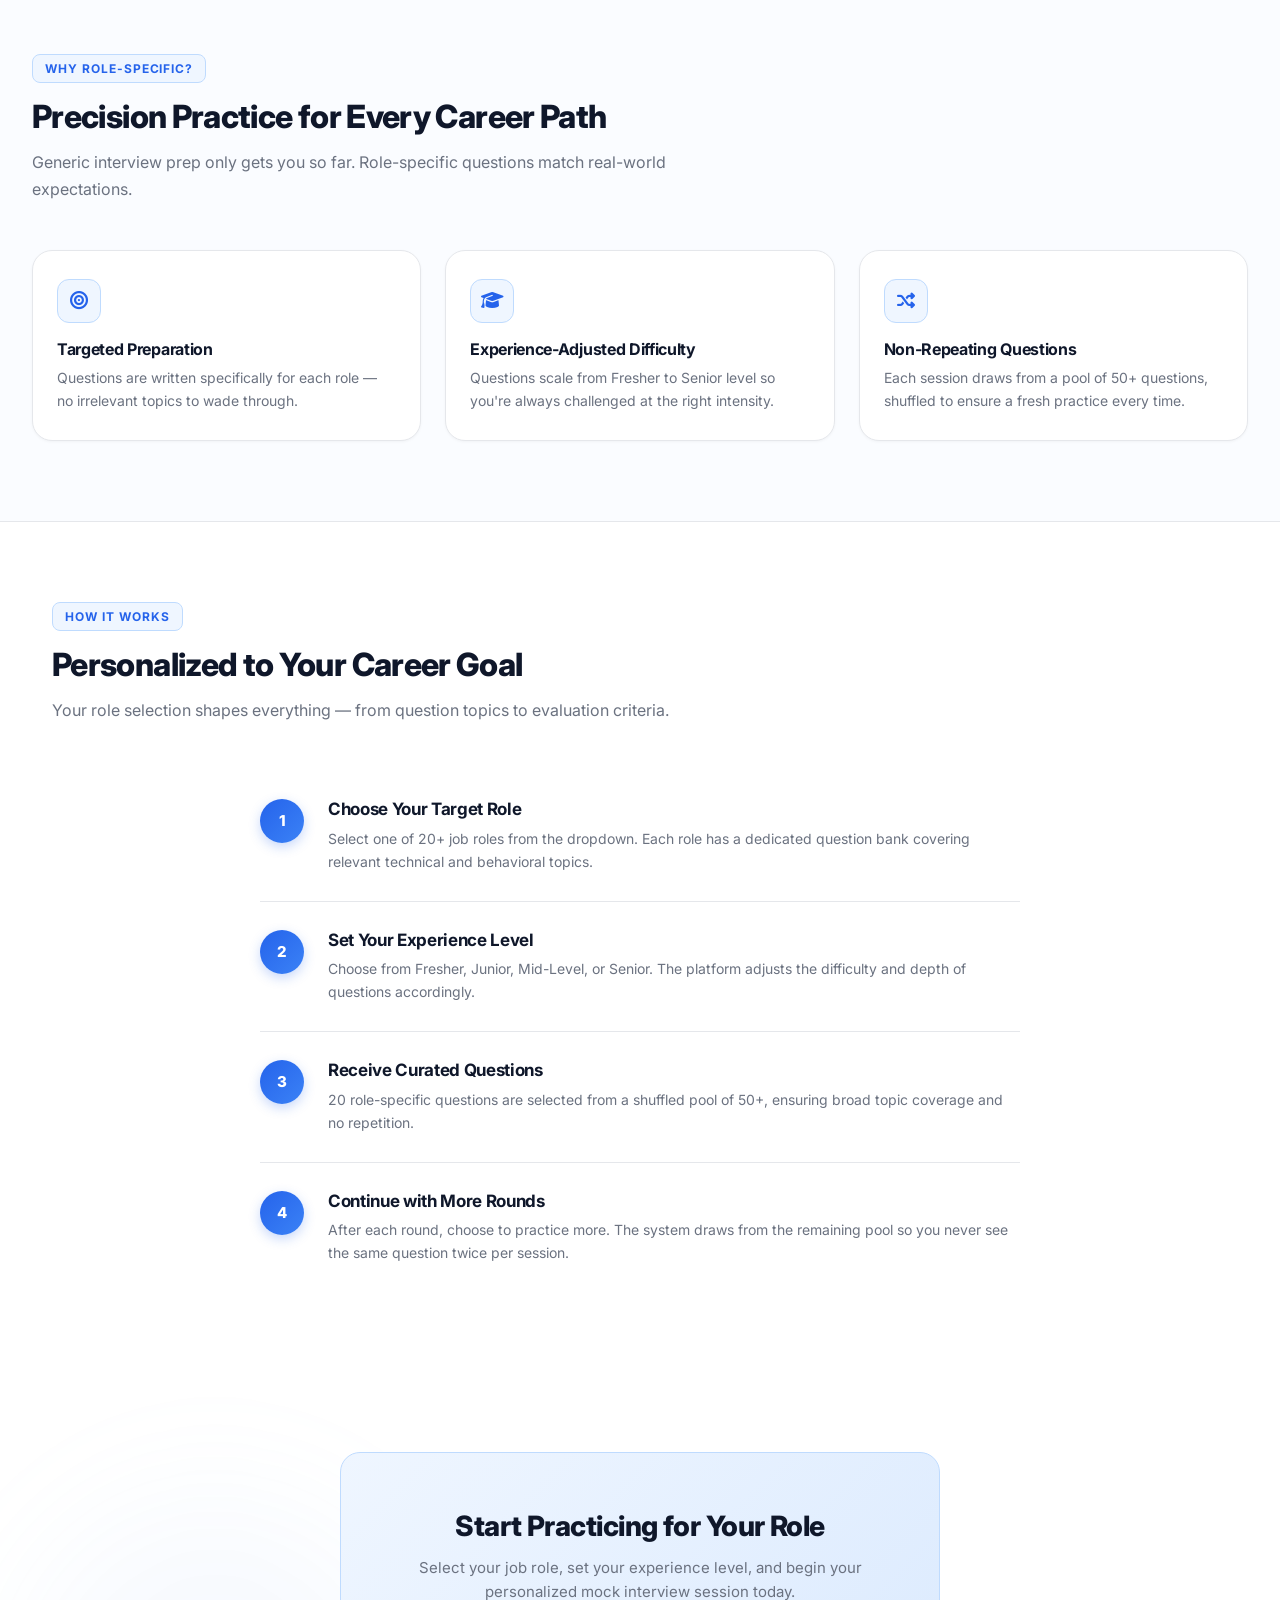
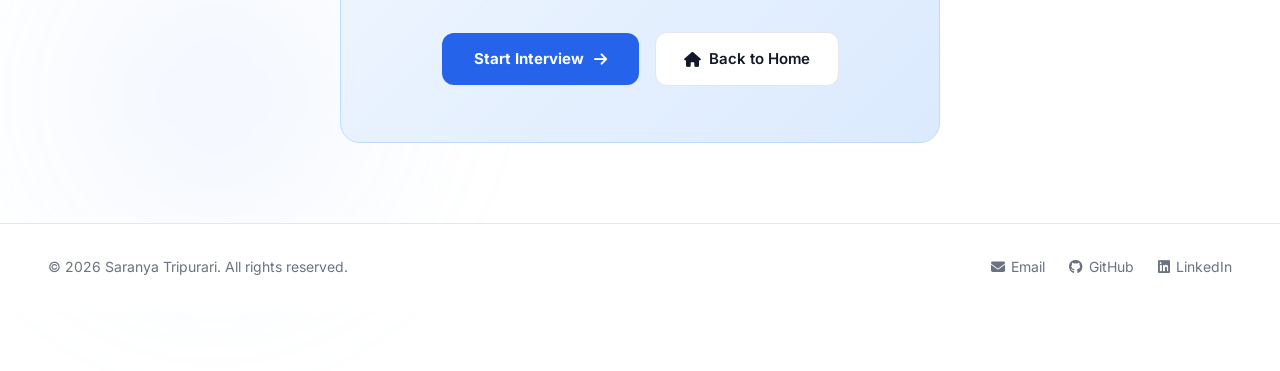
<file: templates/feature_job_roles.html>
<!DOCTYPE html>
<html lang="en">

<head>
    <meta charset="UTF-8">
    <meta name="viewport" content="width=device-width, initial-scale=1.0">
    <meta name="description" content="20+ Job Roles — Role-specific interview question sets across software engineering, data science, cloud, and management. Practice for your exact target role.">
    <title>20+ Job Roles — Interview Assistant</title>

    <link rel="icon" href="/static/images/logo.svg">
    <link rel="preconnect" href="https://fonts.googleapis.com">
    <link rel="preconnect" href="https://fonts.gstatic.com" crossorigin>
    <link href="https://fonts.googleapis.com/css2?family=Inter:wght@300;400;500;600;700;800&display=swap" rel="stylesheet">
    <link rel="stylesheet" href="https://cdnjs.cloudflare.com/ajax/libs/font-awesome/6.6.0/css/all.min.css">
    <link rel="stylesheet" href="/static/css/feature_detail.css">

    <style>
        .roles-section {
            padding: 80px 32px;
            max-width: 1240px;
            margin: 0 auto;
        }
        .roles-group {
            margin-bottom: 40px;
        }
        .roles-group-title {
            font-size: 13px;
            font-weight: 700;
            text-transform: uppercase;
            letter-spacing: 0.08em;
            color: var(--primary-accent);
            margin-bottom: 14px;
        }
        .roles-chips {
            display: flex;
            flex-wrap: wrap;
            gap: 10px;
        }
        .role-chip {
            display: inline-flex;
            align-items: center;
            gap: 8px;
            padding: 8px 16px;
            border: 1px solid var(--border-color);
            border-radius: 100px;
            font-size: 13px;
            font-weight: 600;
            color: var(--text-primary);
            background-color: #FFFFFF;
            transition: var(--transition-fast);
        }
        .role-chip:hover {
            border-color: #BFDBFE;
            background-color: #EFF6FF;
            color: var(--primary-accent);
            transform: translateY(-2px);
        }
        .role-chip i {
            color: var(--primary-accent);
            font-size: 12px;
        }
    </style>
</head>

<body>

    <!-- NAVBAR -->
    <header class="navbar" id="navbar">
        <a href="/" class="logo">
            <img src="/static/images/logo.svg" alt="Interview Assistant Logo" class="logo-img">
            <span>Interview Assistant</span>
        </a>
        <nav>
            <a href="/#home">Home</a>
            <a href="/#about">About</a>
            <a href="/#features">Features</a>
            <a href="/#contact">Contact</a>
        </nav>
        <a href="/#interview" class="nav-cta">Start Interview</a>
        <button class="mobile-menu-btn" id="mobileMenuBtn" aria-label="Open menu">
            <span></span><span></span><span></span>
        </button>
    </header>

    <!-- HERO -->
    <section class="feature-hero">

        <div class="feature-hero-left">
            <a href="/" class="back-link">
                <i class="fa-solid fa-arrow-left"></i> Back to Home
            </a>
            <span class="feature-tag">Feature</span>
            <h1>20+ Job Roles</h1>
            <p class="hero-desc">
                From Software Engineers to Data Scientists to DevOps professionals — practice with role-specific question banks curated for your exact career path and experience level.
            </p>
            <a href="/#interview" class="feature-hero-cta">
                Pick Your Role <i class="fa-solid fa-arrow-right"></i>
            </a>
        </div>

        <div class="feature-hero-right">
            <div class="illustration-wrap">
                <i class="fa-solid fa-briefcase illustration-icon"></i>
            </div>
        </div>

    </section>

    <!-- ROLES LIST -->
    <div class="fd-section-alt">
        <div class="fd-section-alt-inner">
            <span class="fd-section-label">All Supported Roles</span>
            <h2 class="fd-section-title">Find Your Role</h2>
            <p class="fd-section-desc">Select your target job role when starting a session and receive questions that match the actual expectations of that position.</p>
        </div>
    </div>

    <section class="roles-section">

        <div class="roles-group">
            <div class="roles-group-title">Engineering</div>
            <div class="roles-chips">
                <div class="role-chip"><i class="fa-solid fa-code"></i> Software Engineer</div>
                <div class="role-chip"><i class="fa-brands fa-python"></i> Python Developer</div>
                <div class="role-chip"><i class="fa-brands fa-java"></i> Java Developer</div>
                <div class="role-chip"><i class="fa-solid fa-layer-group"></i> Full Stack Developer</div>
                <div class="role-chip"><i class="fa-solid fa-desktop"></i> Frontend Developer</div>
                <div class="role-chip"><i class="fa-solid fa-server"></i> Backend Developer</div>
                <div class="role-chip"><i class="fa-brands fa-react"></i> React Developer</div>
                <div class="role-chip"><i class="fa-brands fa-node-js"></i> Node.js Developer</div>
                <div class="role-chip"><i class="fa-brands fa-android"></i> Android Developer</div>
            </div>
        </div>

        <div class="roles-group">
            <div class="roles-group-title">AI / Data</div>
            <div class="roles-chips">
                <div class="role-chip"><i class="fa-solid fa-robot"></i> AI Engineer</div>
                <div class="role-chip"><i class="fa-solid fa-brain"></i> Machine Learning Engineer</div>
                <div class="role-chip"><i class="fa-solid fa-chart-scatter-bubble"></i> Data Scientist</div>
                <div class="role-chip"><i class="fa-solid fa-chart-bar"></i> Data Analyst</div>
                <div class="role-chip"><i class="fa-solid fa-database"></i> SQL Developer</div>
            </div>
        </div>

        <div class="roles-group">
            <div class="roles-group-title">Infrastructure</div>
            <div class="roles-chips">
                <div class="role-chip"><i class="fa-solid fa-gears"></i> DevOps Engineer</div>
                <div class="role-chip"><i class="fa-solid fa-cloud"></i> Cloud Engineer</div>
                <div class="role-chip"><i class="fa-solid fa-shield-halved"></i> Cyber Security Engineer</div>
            </div>
        </div>

        <div class="roles-group">
            <div class="roles-group-title">Quality &amp; Design</div>
            <div class="roles-chips">
                <div class="role-chip"><i class="fa-solid fa-check-double"></i> QA Engineer</div>
                <div class="role-chip"><i class="fa-solid fa-pen-ruler"></i> UI/UX Designer</div>
                <div class="role-chip"><i class="fa-solid fa-diagram-project"></i> Product Manager</div>
            </div>
        </div>

    </section>

    <!-- BENEFITS -->
    <div class="fd-section-alt">
        <div class="fd-section-alt-inner">
            <span class="fd-section-label">Why Role-Specific?</span>
            <h2 class="fd-section-title">Precision Practice for Every Career Path</h2>
            <p class="fd-section-desc">Generic interview prep only gets you so far. Role-specific questions match real-world expectations.</p>

            <div class="benefits-grid">
                <div class="benefit-card">
                    <div class="benefit-icon"><i class="fa-solid fa-bullseye"></i></div>
                    <h3>Targeted Preparation</h3>
                    <p>Questions are written specifically for each role — no irrelevant topics to wade through.</p>
                </div>
                <div class="benefit-card">
                    <div class="benefit-icon"><i class="fa-solid fa-graduation-cap"></i></div>
                    <h3>Experience-Adjusted Difficulty</h3>
                    <p>Questions scale from Fresher to Senior level so you're always challenged at the right intensity.</p>
                </div>
                <div class="benefit-card">
                    <div class="benefit-icon"><i class="fa-solid fa-shuffle"></i></div>
                    <h3>Non-Repeating Questions</h3>
                    <p>Each session draws from a pool of 50+ questions, shuffled to ensure a fresh practice every time.</p>
                </div>
            </div>
        </div>
    </div>

    <!-- HOW IT WORKS -->
    <section class="fd-section">
        <span class="fd-section-label">How It Works</span>
        <h2 class="fd-section-title">Personalized to Your Career Goal</h2>
        <p class="fd-section-desc">Your role selection shapes everything — from question topics to evaluation criteria.</p>

        <div class="steps-list">
            <div class="step-item">
                <div class="step-number">1</div>
                <div class="step-body">
                    <h3>Choose Your Target Role</h3>
                    <p>Select one of 20+ job roles from the dropdown. Each role has a dedicated question bank covering relevant technical and behavioral topics.</p>
                </div>
            </div>
            <div class="step-item">
                <div class="step-number">2</div>
                <div class="step-body">
                    <h3>Set Your Experience Level</h3>
                    <p>Choose from Fresher, Junior, Mid-Level, or Senior. The platform adjusts the difficulty and depth of questions accordingly.</p>
                </div>
            </div>
            <div class="step-item">
                <div class="step-number">3</div>
                <div class="step-body">
                    <h3>Receive Curated Questions</h3>
                    <p>20 role-specific questions are selected from a shuffled pool of 50+, ensuring broad topic coverage and no repetition.</p>
                </div>
            </div>
            <div class="step-item">
                <div class="step-number">4</div>
                <div class="step-body">
                    <h3>Continue with More Rounds</h3>
                    <p>After each round, choose to practice more. The system draws from the remaining pool so you never see the same question twice per session.</p>
                </div>
            </div>
        </div>
    </section>

    <!-- CTA -->
    <section class="fd-cta-section">
        <div class="fd-cta-inner">
            <h2>Start Practicing for Your Role</h2>
            <p>Select your job role, set your experience level, and begin your personalized mock interview session today.</p>
            <div class="fd-cta-buttons">
                <a href="/#interview" class="fd-cta-btn">
                    Start Interview <i class="fa-solid fa-arrow-right"></i>
                </a>
                <a href="/" class="fd-back-home-btn">
                    <i class="fa-solid fa-house"></i> Back to Home
                </a>
            </div>
        </div>
    </section>

    <!-- FOOTER -->
    <footer>
        <div class="footer-container">
            <p class="copyright">© 2026 Saranya Tripurari. All rights reserved.</p>
            <div class="footer-links">
                <a href="mailto:saranyatripurari@gmail.com"><i class="fa-solid fa-envelope"></i> Email</a>
                <a href="https://github.com/saranyatripurari" target="_blank" rel="noopener noreferrer"><i class="fa-brands fa-github"></i> GitHub</a>
                <a href="https://linkedin.com/in/saranya-tripurari-85b5762a2" target="_blank" rel="noopener noreferrer"><i class="fa-brands fa-linkedin"></i> LinkedIn</a>
            </div>
        </div>
    </footer>

    <script src="/static/js/feature_detail.js"></script>
</body>

</html>
</file>
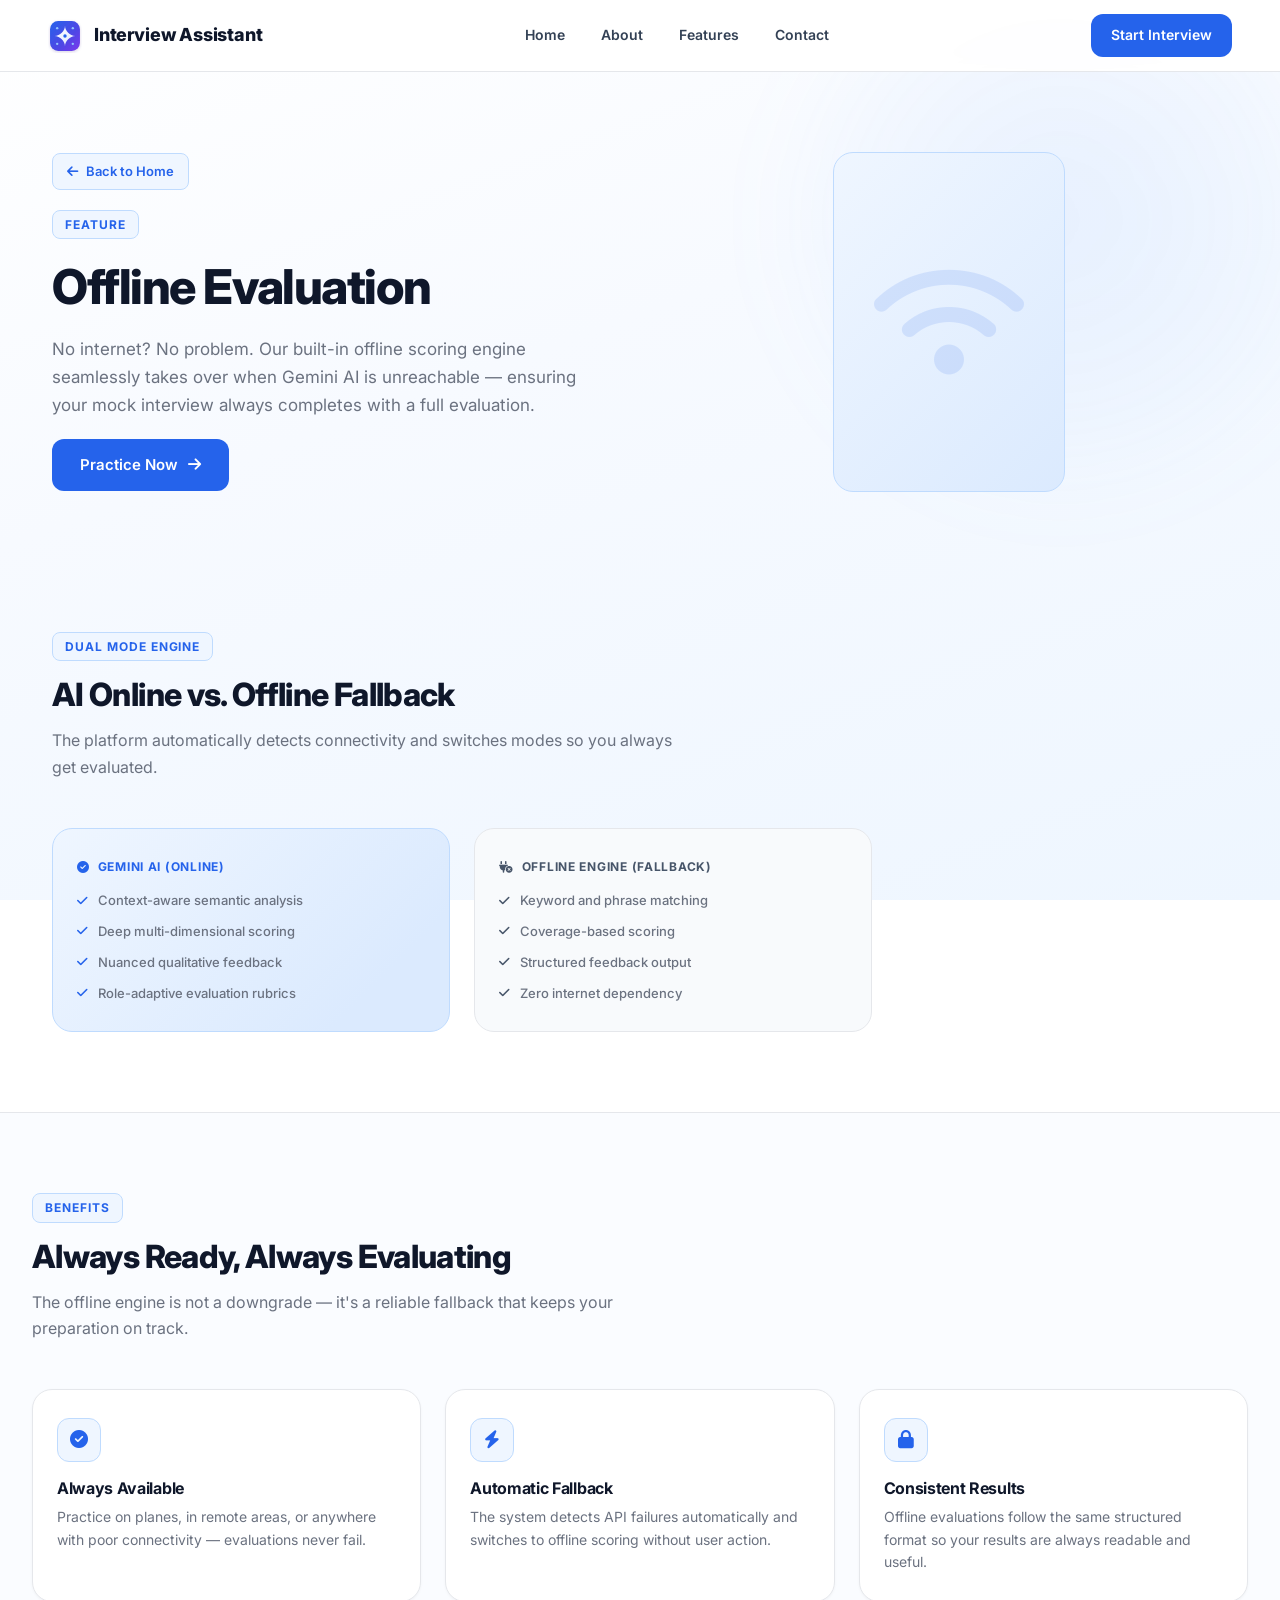
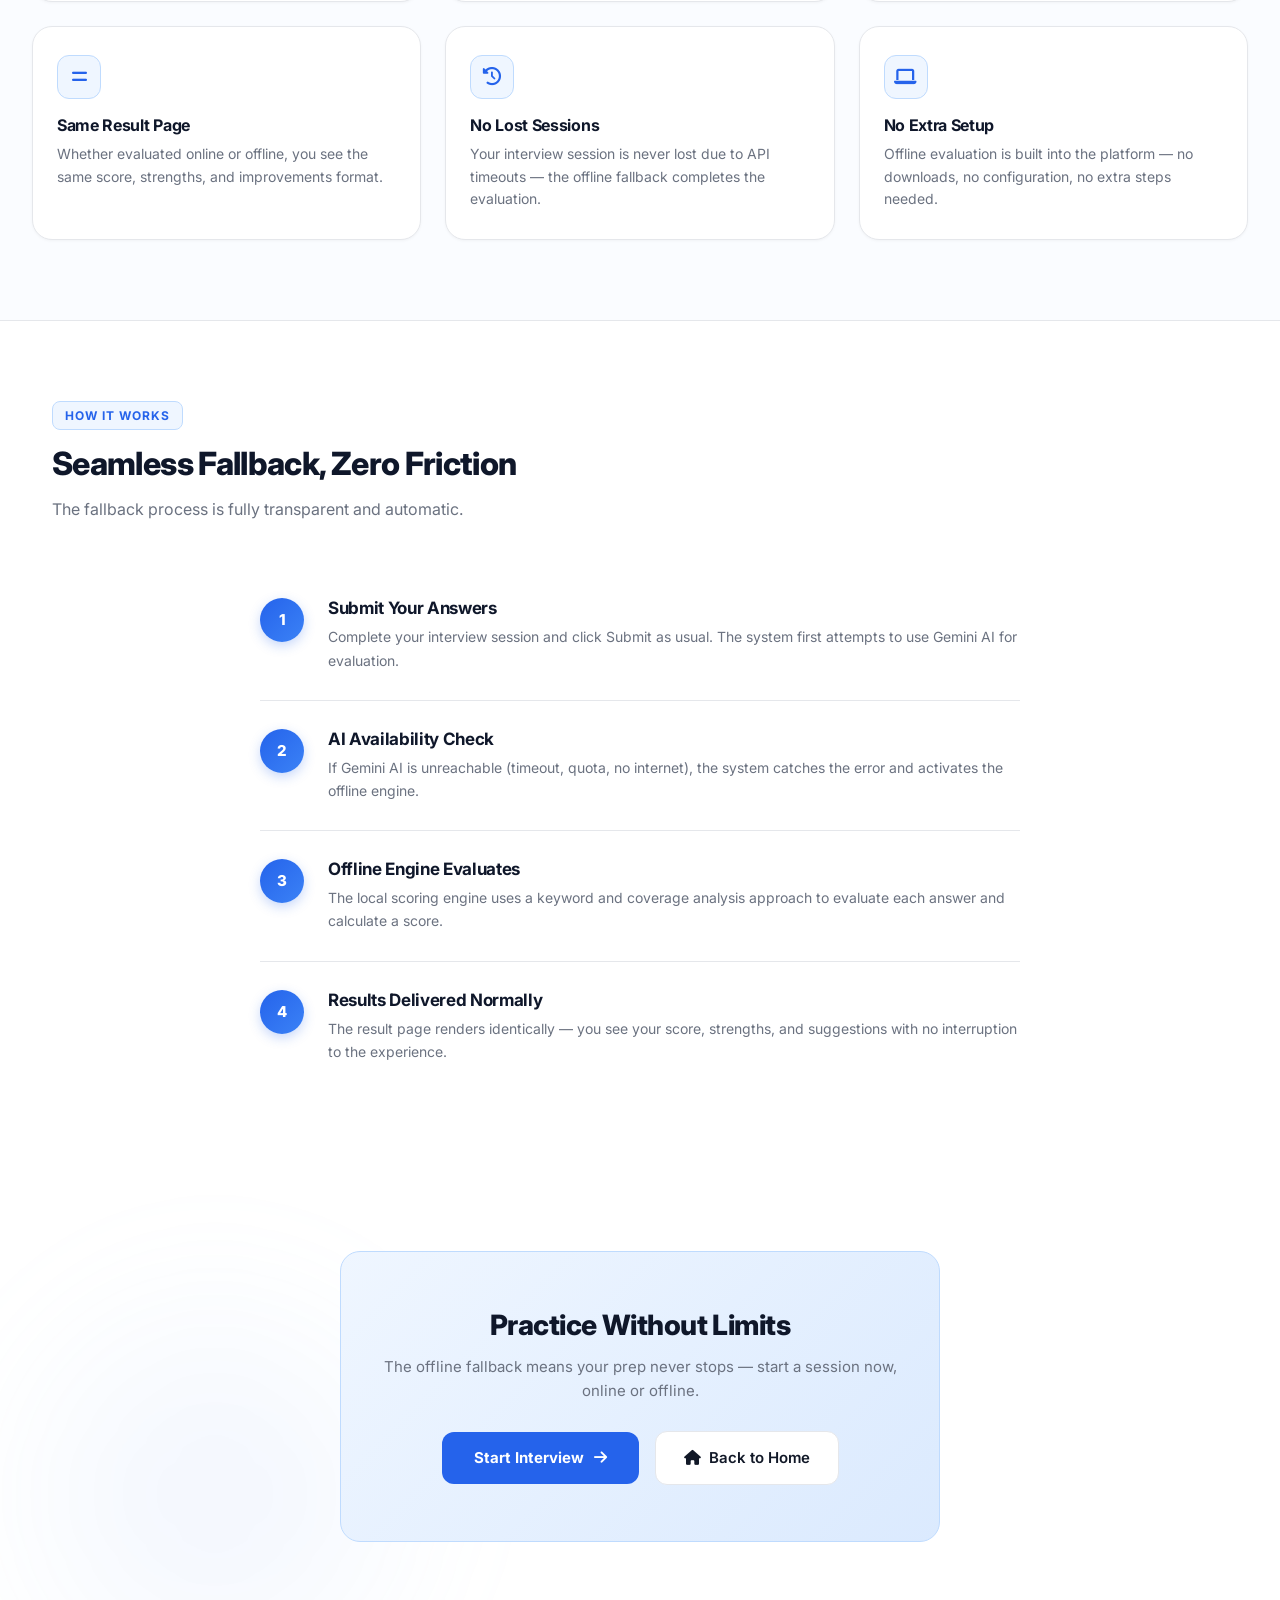
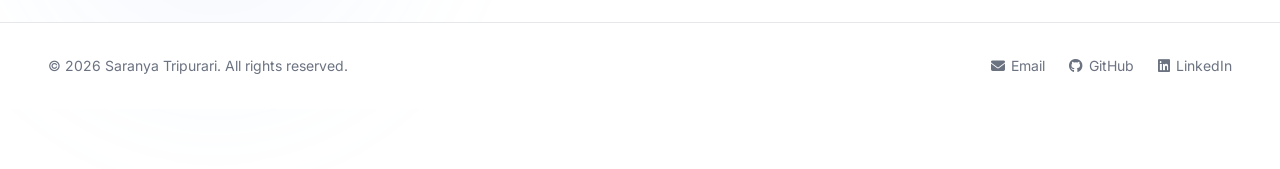
<file: templates/feature_offline_evaluation.html>
<!DOCTYPE html>
<html lang="en">

<head>
    <meta charset="UTF-8">
    <meta name="viewport" content="width=device-width, initial-scale=1.0">
    <meta name="description" content="Offline Evaluation — Built-in offline scoring engine ensures uninterrupted mock interview practice even without an internet connection.">
    <title>Offline Evaluation — Interview Assistant</title>

    <link rel="icon" href="/static/images/logo.svg">
    <link rel="preconnect" href="https://fonts.googleapis.com">
    <link rel="preconnect" href="https://fonts.gstatic.com" crossorigin>
    <link href="https://fonts.googleapis.com/css2?family=Inter:wght@300;400;500;600;700;800&display=swap" rel="stylesheet">
    <link rel="stylesheet" href="https://cdnjs.cloudflare.com/ajax/libs/font-awesome/6.6.0/css/all.min.css">
    <link rel="stylesheet" href="/static/css/feature_detail.css">

    <style>
        .mode-compare {
            display: grid;
            grid-template-columns: 1fr 1fr;
            gap: 24px;
            max-width: 820px;
            margin: 40px 0 0 0;
        }
        .mode-card {
            background-color: var(--bg-card);
            border: 1px solid var(--border-color);
            border-radius: var(--radius-xl);
            padding: 28px 24px;
        }
        .mode-card.online { border-color: #BFDBFE; background: linear-gradient(135deg, #EFF6FF, #DBEAFE 80%); }
        .mode-card.offline { background-color: #F8FAFC; }
        .mode-label {
            display: flex;
            align-items: center;
            gap: 8px;
            font-size: 12px;
            font-weight: 700;
            text-transform: uppercase;
            letter-spacing: 0.06em;
            margin-bottom: 14px;
        }
        .mode-card.online .mode-label { color: #2563EB; }
        .mode-card.offline .mode-label { color: #475569; }
        .mode-card ul {
            list-style: none;
            display: flex;
            flex-direction: column;
            gap: 10px;
        }
        .mode-card ul li {
            display: flex;
            align-items: center;
            gap: 10px;
            font-size: 13px;
            font-weight: 500;
            color: var(--text-secondary);
        }
        .mode-card ul li i { font-size: 12px; }
        .mode-card.online ul li i { color: #2563EB; }
        .mode-card.offline ul li i { color: #475569; }
        @media (max-width: 768px) {
            .mode-compare { grid-template-columns: 1fr; }
        }
    </style>
</head>

<body>

    <!-- NAVBAR -->
    <header class="navbar" id="navbar">
        <a href="/" class="logo">
            <img src="/static/images/logo.svg" alt="Interview Assistant Logo" class="logo-img">
            <span>Interview Assistant</span>
        </a>
        <nav>
            <a href="/#home">Home</a>
            <a href="/#about">About</a>
            <a href="/#features">Features</a>
            <a href="/#contact">Contact</a>
        </nav>
        <a href="/#interview" class="nav-cta">Start Interview</a>
        <button class="mobile-menu-btn" id="mobileMenuBtn" aria-label="Open menu">
            <span></span><span></span><span></span>
        </button>
    </header>

    <!-- HERO -->
    <section class="feature-hero">

        <div class="feature-hero-left">
            <a href="/" class="back-link">
                <i class="fa-solid fa-arrow-left"></i> Back to Home
            </a>
            <span class="feature-tag">Feature</span>
            <h1>Offline Evaluation</h1>
            <p class="hero-desc">
                No internet? No problem. Our built-in offline scoring engine seamlessly takes over when Gemini AI is unreachable — ensuring your mock interview always completes with a full evaluation.
            </p>
            <a href="/#interview" class="feature-hero-cta">
                Practice Now <i class="fa-solid fa-arrow-right"></i>
            </a>
        </div>

        <div class="feature-hero-right">
            <div class="illustration-wrap">
                <i class="fa-solid fa-wifi illustration-icon" style="opacity:0.12;"></i>
            </div>
        </div>

    </section>

    <!-- MODE COMPARISON -->
    <section class="fd-section">
        <span class="fd-section-label">Dual Mode Engine</span>
        <h2 class="fd-section-title">AI Online vs. Offline Fallback</h2>
        <p class="fd-section-desc">The platform automatically detects connectivity and switches modes so you always get evaluated.</p>

        <div class="mode-compare">
            <div class="mode-card online">
                <div class="mode-label">
                    <i class="fa-solid fa-circle-check"></i> Gemini AI (Online)
                </div>
                <ul>
                    <li><i class="fa-solid fa-check"></i> Context-aware semantic analysis</li>
                    <li><i class="fa-solid fa-check"></i> Deep multi-dimensional scoring</li>
                    <li><i class="fa-solid fa-check"></i> Nuanced qualitative feedback</li>
                    <li><i class="fa-solid fa-check"></i> Role-adaptive evaluation rubrics</li>
                </ul>
            </div>
            <div class="mode-card offline">
                <div class="mode-label">
                    <i class="fa-solid fa-plug-circle-xmark"></i> Offline Engine (Fallback)
                </div>
                <ul>
                    <li><i class="fa-solid fa-check"></i> Keyword and phrase matching</li>
                    <li><i class="fa-solid fa-check"></i> Coverage-based scoring</li>
                    <li><i class="fa-solid fa-check"></i> Structured feedback output</li>
                    <li><i class="fa-solid fa-check"></i> Zero internet dependency</li>
                </ul>
            </div>
        </div>
    </section>

    <!-- BENEFITS -->
    <div class="fd-section-alt">
        <div class="fd-section-alt-inner">
            <span class="fd-section-label">Benefits</span>
            <h2 class="fd-section-title">Always Ready, Always Evaluating</h2>
            <p class="fd-section-desc">The offline engine is not a downgrade — it's a reliable fallback that keeps your preparation on track.</p>

            <div class="benefits-grid">
                <div class="benefit-card">
                    <div class="benefit-icon"><i class="fa-solid fa-circle-check"></i></div>
                    <h3>Always Available</h3>
                    <p>Practice on planes, in remote areas, or anywhere with poor connectivity — evaluations never fail.</p>
                </div>
                <div class="benefit-card">
                    <div class="benefit-icon"><i class="fa-solid fa-bolt"></i></div>
                    <h3>Automatic Fallback</h3>
                    <p>The system detects API failures automatically and switches to offline scoring without user action.</p>
                </div>
                <div class="benefit-card">
                    <div class="benefit-icon"><i class="fa-solid fa-lock"></i></div>
                    <h3>Consistent Results</h3>
                    <p>Offline evaluations follow the same structured format so your results are always readable and useful.</p>
                </div>
                <div class="benefit-card">
                    <div class="benefit-icon"><i class="fa-solid fa-equals"></i></div>
                    <h3>Same Result Page</h3>
                    <p>Whether evaluated online or offline, you see the same score, strengths, and improvements format.</p>
                </div>
                <div class="benefit-card">
                    <div class="benefit-icon"><i class="fa-solid fa-clock-rotate-left"></i></div>
                    <h3>No Lost Sessions</h3>
                    <p>Your interview session is never lost due to API timeouts — the offline fallback completes the evaluation.</p>
                </div>
                <div class="benefit-card">
                    <div class="benefit-icon"><i class="fa-solid fa-laptop"></i></div>
                    <h3>No Extra Setup</h3>
                    <p>Offline evaluation is built into the platform — no downloads, no configuration, no extra steps needed.</p>
                </div>
            </div>
        </div>
    </div>

    <!-- HOW IT WORKS -->
    <section class="fd-section">
        <span class="fd-section-label">How It Works</span>
        <h2 class="fd-section-title">Seamless Fallback, Zero Friction</h2>
        <p class="fd-section-desc">The fallback process is fully transparent and automatic.</p>

        <div class="steps-list">
            <div class="step-item">
                <div class="step-number">1</div>
                <div class="step-body">
                    <h3>Submit Your Answers</h3>
                    <p>Complete your interview session and click Submit as usual. The system first attempts to use Gemini AI for evaluation.</p>
                </div>
            </div>
            <div class="step-item">
                <div class="step-number">2</div>
                <div class="step-body">
                    <h3>AI Availability Check</h3>
                    <p>If Gemini AI is unreachable (timeout, quota, no internet), the system catches the error and activates the offline engine.</p>
                </div>
            </div>
            <div class="step-item">
                <div class="step-number">3</div>
                <div class="step-body">
                    <h3>Offline Engine Evaluates</h3>
                    <p>The local scoring engine uses a keyword and coverage analysis approach to evaluate each answer and calculate a score.</p>
                </div>
            </div>
            <div class="step-item">
                <div class="step-number">4</div>
                <div class="step-body">
                    <h3>Results Delivered Normally</h3>
                    <p>The result page renders identically — you see your score, strengths, and suggestions with no interruption to the experience.</p>
                </div>
            </div>
        </div>
    </section>

    <!-- CTA -->
    <section class="fd-cta-section">
        <div class="fd-cta-inner">
            <h2>Practice Without Limits</h2>
            <p>The offline fallback means your prep never stops — start a session now, online or offline.</p>
            <div class="fd-cta-buttons">
                <a href="/#interview" class="fd-cta-btn">
                    Start Interview <i class="fa-solid fa-arrow-right"></i>
                </a>
                <a href="/" class="fd-back-home-btn">
                    <i class="fa-solid fa-house"></i> Back to Home
                </a>
            </div>
        </div>
    </section>

    <!-- FOOTER -->
    <footer>
        <div class="footer-container">
            <p class="copyright">© 2026 Saranya Tripurari. All rights reserved.</p>
            <div class="footer-links">
                <a href="mailto:saranyatripurari@gmail.com"><i class="fa-solid fa-envelope"></i> Email</a>
                <a href="https://github.com/saranyatripurari" target="_blank" rel="noopener noreferrer"><i class="fa-brands fa-github"></i> GitHub</a>
                <a href="https://linkedin.com/in/saranya-tripurari-85b5762a2" target="_blank" rel="noopener noreferrer"><i class="fa-brands fa-linkedin"></i> LinkedIn</a>
            </div>
        </div>
    </footer>

    <script src="/static/js/feature_detail.js"></script>
</body>

</html>
</file>
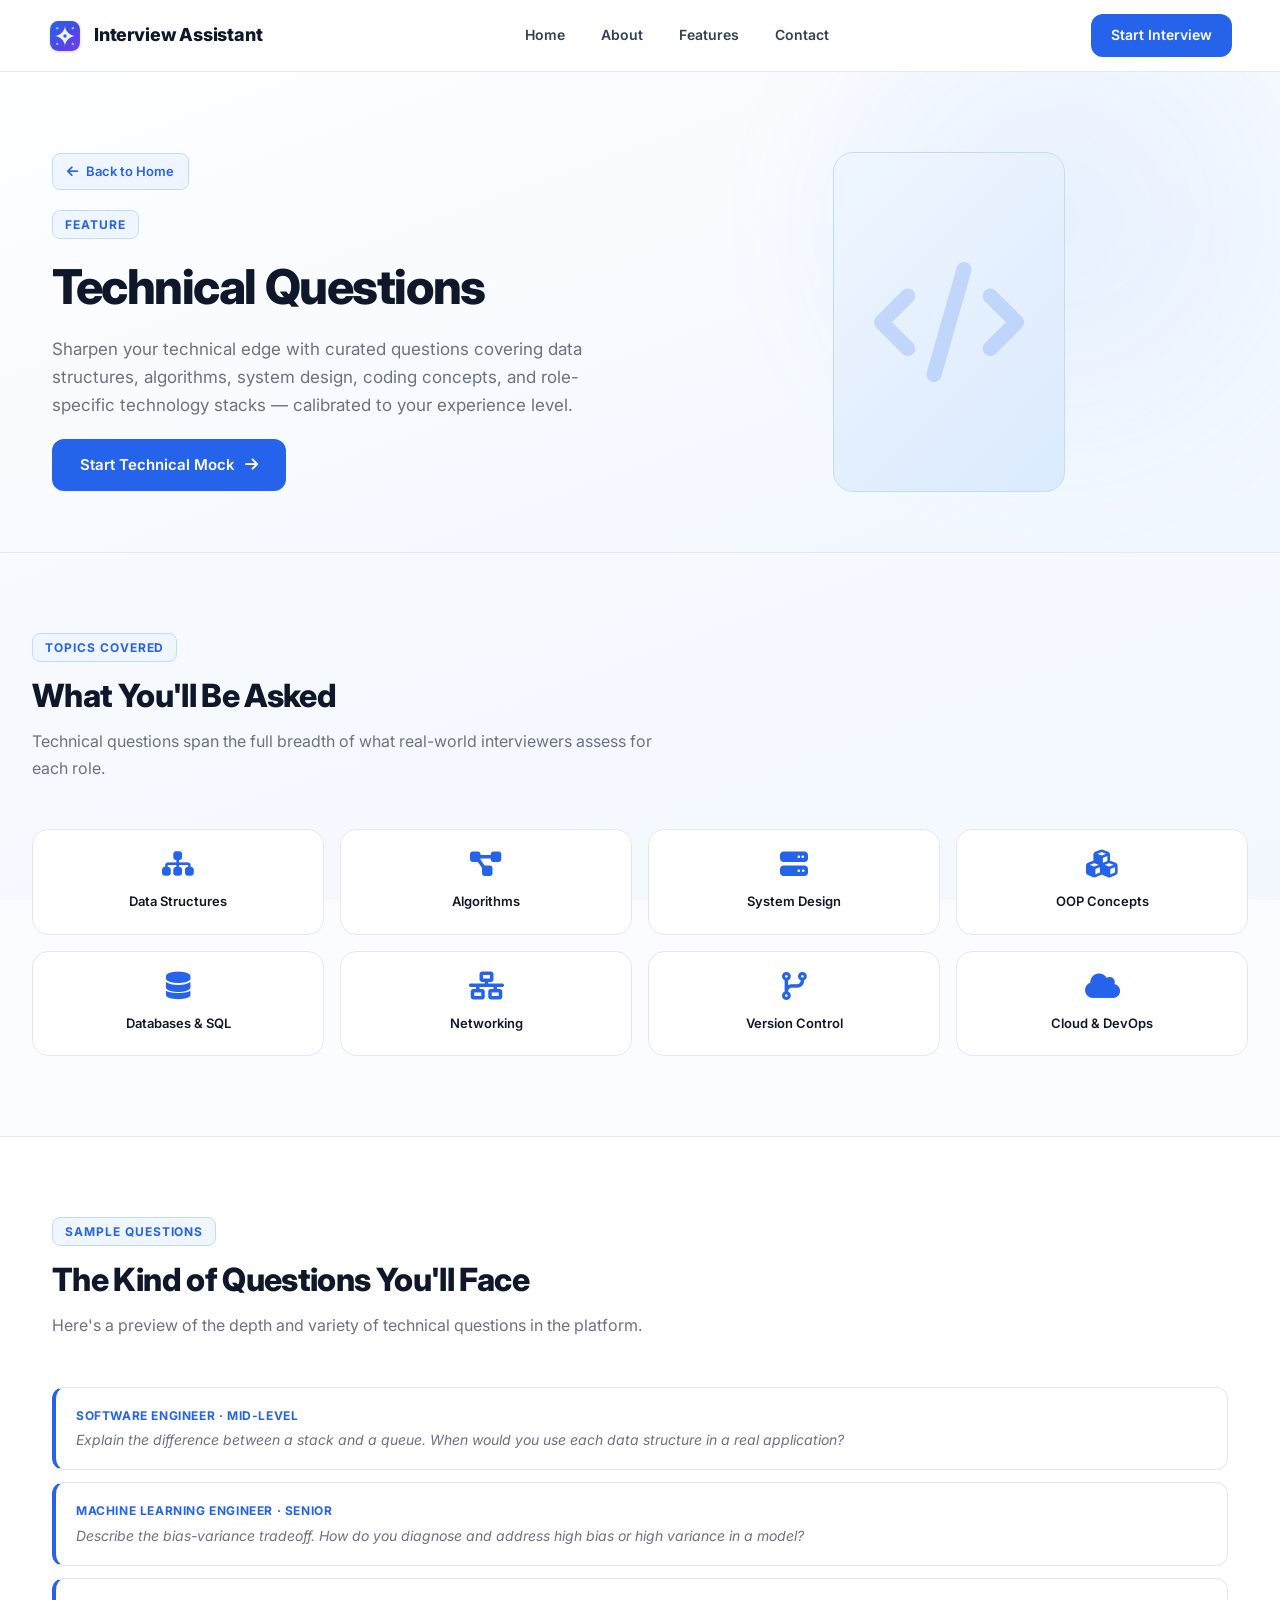
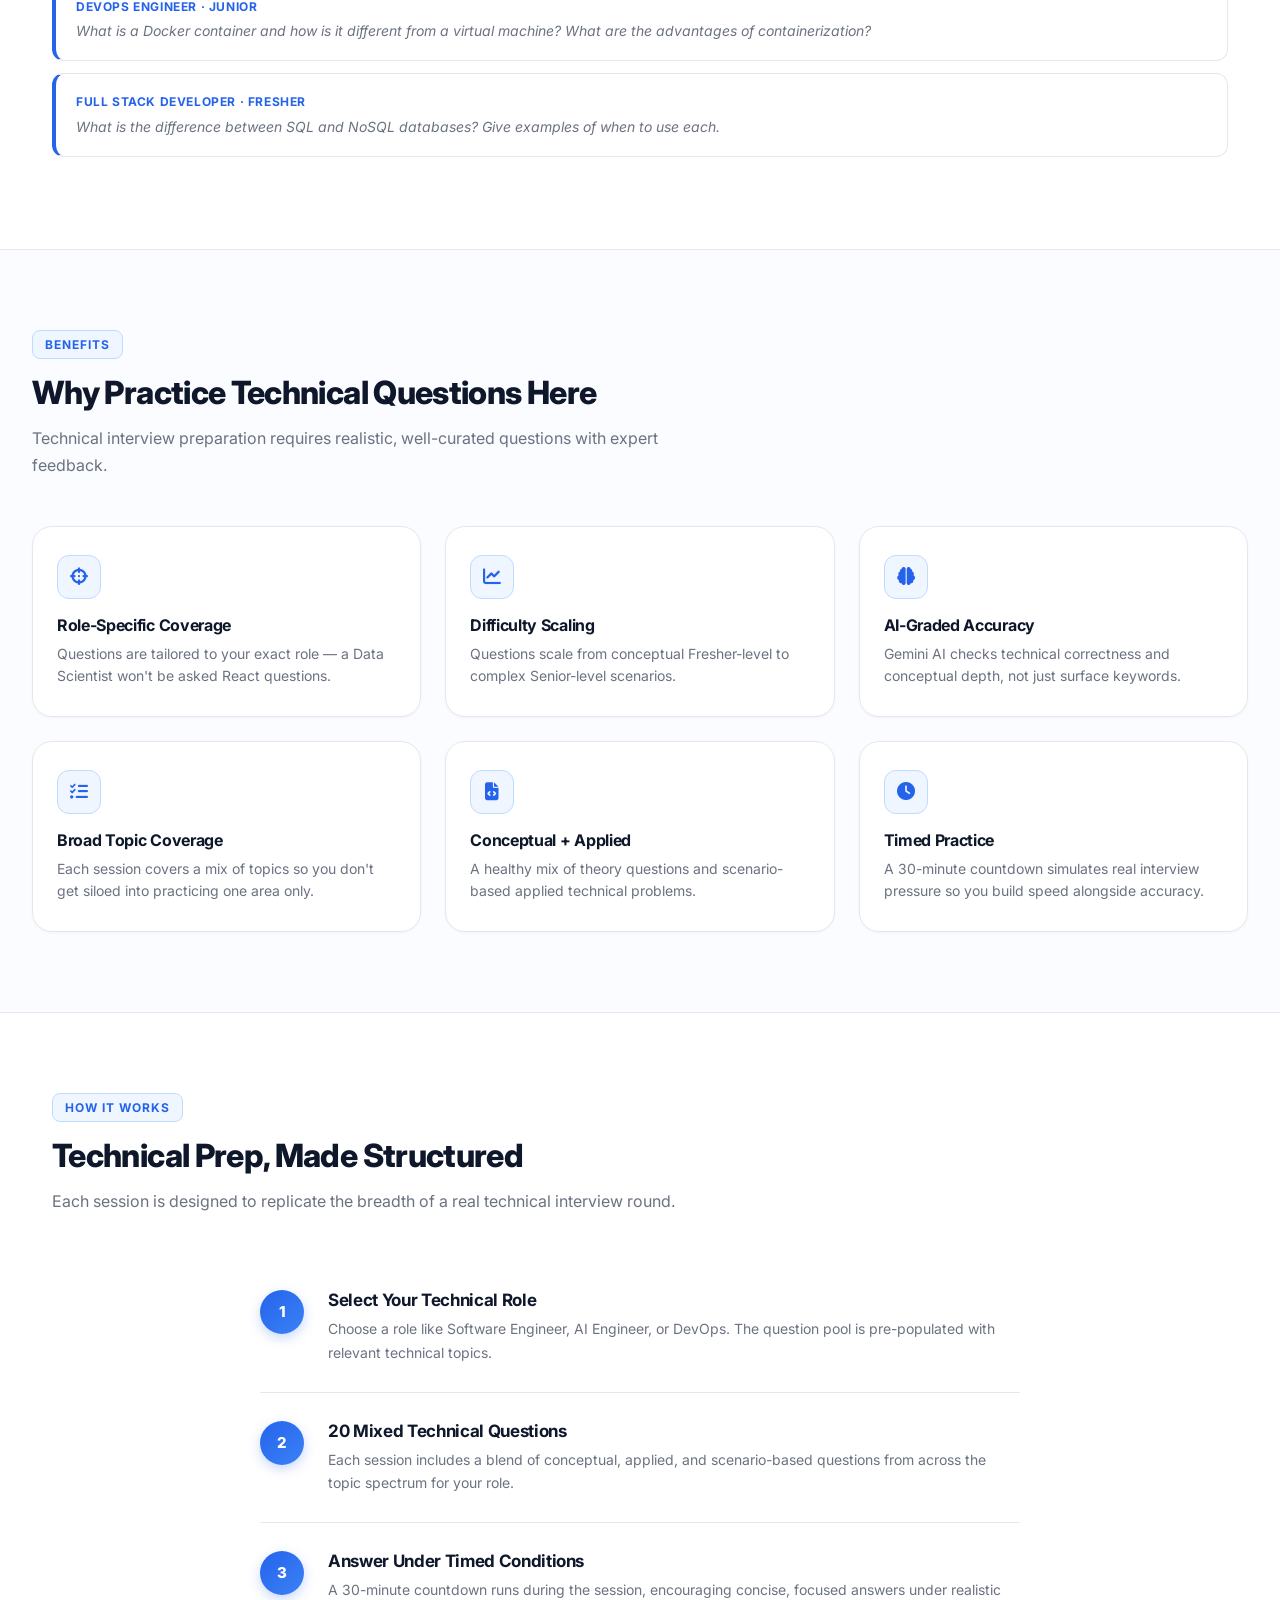
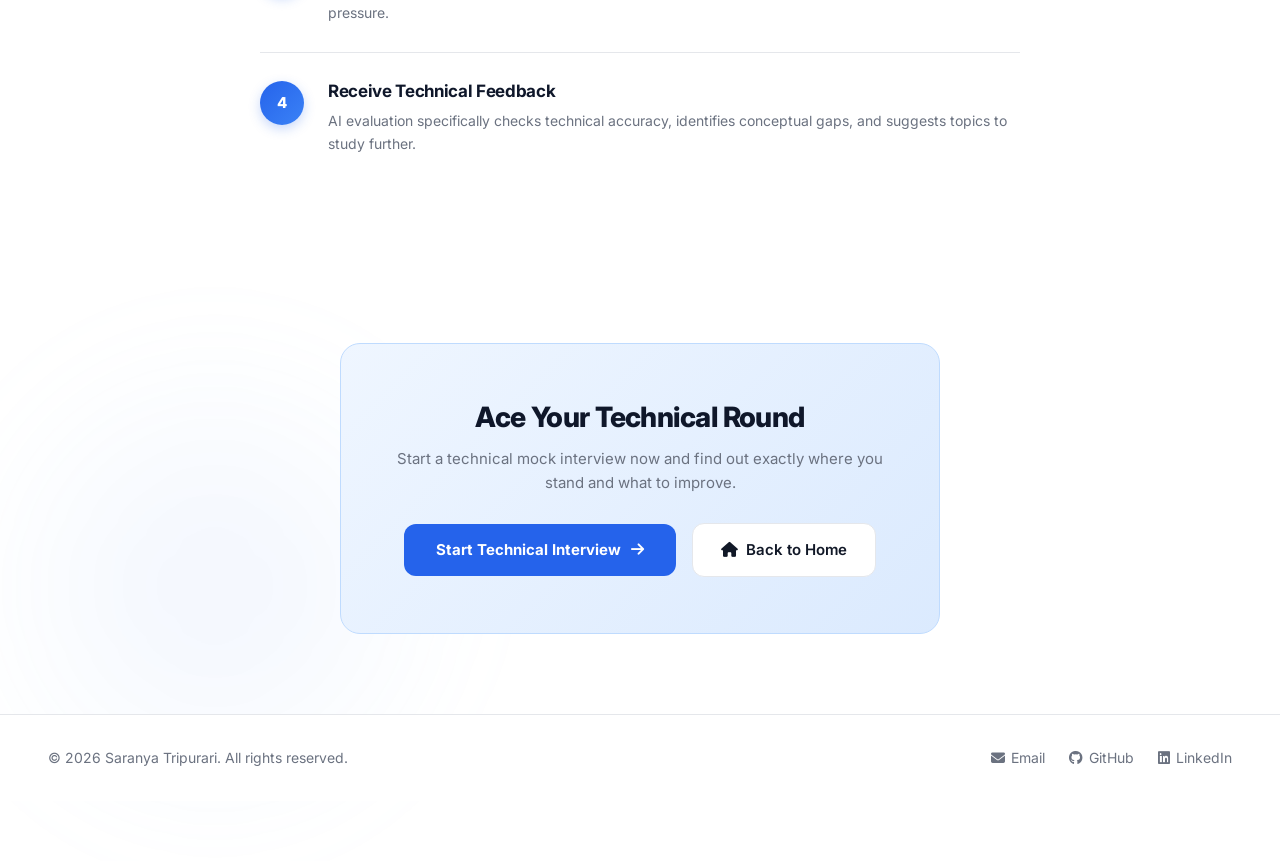
<file: templates/feature_technical_questions.html>
<!DOCTYPE html>
<html lang="en">

<head>
    <meta charset="UTF-8">
    <meta name="viewport" content="width=device-width, initial-scale=1.0">
    <meta name="description" content="Technical Questions — Practice coding concepts, system design, data structures, algorithms, and technology-specific questions for your target role.">
    <title>Technical Questions — Interview Assistant</title>

    <link rel="icon" href="/static/images/logo.svg">
    <link rel="preconnect" href="https://fonts.googleapis.com">
    <link rel="preconnect" href="https://fonts.gstatic.com" crossorigin>
    <link href="https://fonts.googleapis.com/css2?family=Inter:wght@300;400;500;600;700;800&display=swap" rel="stylesheet">
    <link rel="stylesheet" href="https://cdnjs.cloudflare.com/ajax/libs/font-awesome/6.6.0/css/all.min.css">
    <link rel="stylesheet" href="/static/css/feature_detail.css">

    <style>
        .topic-grid {
            display: grid;
            grid-template-columns: repeat(4, 1fr);
            gap: 16px;
            margin-top: 40px;
        }
        .topic-item {
            background-color: var(--bg-card);
            border: 1px solid var(--border-color);
            border-radius: var(--radius-lg);
            padding: 20px 18px;
            text-align: center;
            transition: var(--transition-base);
        }
        .topic-item:hover {
            border-color: #BFDBFE;
            background-color: #EFF6FF;
            transform: translateY(-2px);
        }
        .topic-item i {
            font-size: 28px;
            color: var(--primary-accent);
            margin-bottom: 10px;
            display: block;
        }
        .topic-item span {
            font-size: 13px;
            font-weight: 600;
            color: var(--text-primary);
        }
        .sample-q {
            background-color: var(--bg-card);
            border: 1px solid var(--border-color);
            border-left: 4px solid var(--primary-accent);
            border-radius: var(--radius-md);
            padding: 18px 20px;
            font-size: 14px;
            color: var(--text-secondary);
            font-style: italic;
            margin-bottom: 12px;
        }
        .sample-q strong {
            font-style: normal;
            font-size: 12px;
            font-weight: 700;
            text-transform: uppercase;
            letter-spacing: 0.05em;
            color: var(--primary-accent);
            display: block;
            margin-bottom: 4px;
        }
        @media (max-width: 1024px) { .topic-grid { grid-template-columns: repeat(2, 1fr); } }
        @media (max-width: 768px)  { .topic-grid { grid-template-columns: repeat(2, 1fr); } }
    </style>
</head>

<body>

    <!-- NAVBAR -->
    <header class="navbar" id="navbar">
        <a href="/" class="logo">
            <img src="/static/images/logo.svg" alt="Interview Assistant Logo" class="logo-img">
            <span>Interview Assistant</span>
        </a>
        <nav>
            <a href="/#home">Home</a>
            <a href="/#about">About</a>
            <a href="/#features">Features</a>
            <a href="/#contact">Contact</a>
        </nav>
        <a href="/#interview" class="nav-cta">Start Interview</a>
        <button class="mobile-menu-btn" id="mobileMenuBtn" aria-label="Open menu">
            <span></span><span></span><span></span>
        </button>
    </header>

    <!-- HERO -->
    <section class="feature-hero">

        <div class="feature-hero-left">
            <a href="/" class="back-link">
                <i class="fa-solid fa-arrow-left"></i> Back to Home
            </a>
            <span class="feature-tag">Feature</span>
            <h1>Technical Questions</h1>
            <p class="hero-desc">
                Sharpen your technical edge with curated questions covering data structures, algorithms, system design, coding concepts, and role-specific technology stacks — calibrated to your experience level.
            </p>
            <a href="/#interview" class="feature-hero-cta">
                Start Technical Mock <i class="fa-solid fa-arrow-right"></i>
            </a>
        </div>

        <div class="feature-hero-right">
            <div class="illustration-wrap">
                <i class="fa-solid fa-code illustration-icon"></i>
            </div>
        </div>

    </section>

    <!-- TOPICS -->
    <div class="fd-section-alt">
        <div class="fd-section-alt-inner">
            <span class="fd-section-label">Topics Covered</span>
            <h2 class="fd-section-title">What You'll Be Asked</h2>
            <p class="fd-section-desc">Technical questions span the full breadth of what real-world interviewers assess for each role.</p>

            <div class="topic-grid">
                <div class="topic-item">
                    <i class="fa-solid fa-sitemap"></i>
                    <span>Data Structures</span>
                </div>
                <div class="topic-item">
                    <i class="fa-solid fa-diagram-project"></i>
                    <span>Algorithms</span>
                </div>
                <div class="topic-item">
                    <i class="fa-solid fa-server"></i>
                    <span>System Design</span>
                </div>
                <div class="topic-item">
                    <i class="fa-solid fa-cubes"></i>
                    <span>OOP Concepts</span>
                </div>
                <div class="topic-item">
                    <i class="fa-solid fa-database"></i>
                    <span>Databases &amp; SQL</span>
                </div>
                <div class="topic-item">
                    <i class="fa-solid fa-network-wired"></i>
                    <span>Networking</span>
                </div>
                <div class="topic-item">
                    <i class="fa-solid fa-code-branch"></i>
                    <span>Version Control</span>
                </div>
                <div class="topic-item">
                    <i class="fa-solid fa-cloud"></i>
                    <span>Cloud &amp; DevOps</span>
                </div>
            </div>
        </div>
    </div>

    <!-- SAMPLE QUESTIONS -->
    <section class="fd-section">
        <span class="fd-section-label">Sample Questions</span>
        <h2 class="fd-section-title">The Kind of Questions You'll Face</h2>
        <p class="fd-section-desc">Here's a preview of the depth and variety of technical questions in the platform.</p>

        <div class="sample-q">
            <strong>Software Engineer · Mid-Level</strong>
            Explain the difference between a stack and a queue. When would you use each data structure in a real application?
        </div>
        <div class="sample-q">
            <strong>Machine Learning Engineer · Senior</strong>
            Describe the bias-variance tradeoff. How do you diagnose and address high bias or high variance in a model?
        </div>
        <div class="sample-q">
            <strong>DevOps Engineer · Junior</strong>
            What is a Docker container and how is it different from a virtual machine? What are the advantages of containerization?
        </div>
        <div class="sample-q">
            <strong>Full Stack Developer · Fresher</strong>
            What is the difference between SQL and NoSQL databases? Give examples of when to use each.
        </div>
    </section>

    <!-- BENEFITS -->
    <div class="fd-section-alt">
        <div class="fd-section-alt-inner">
            <span class="fd-section-label">Benefits</span>
            <h2 class="fd-section-title">Why Practice Technical Questions Here</h2>
            <p class="fd-section-desc">Technical interview preparation requires realistic, well-curated questions with expert feedback.</p>

            <div class="benefits-grid">
                <div class="benefit-card">
                    <div class="benefit-icon"><i class="fa-solid fa-crosshairs"></i></div>
                    <h3>Role-Specific Coverage</h3>
                    <p>Questions are tailored to your exact role — a Data Scientist won't be asked React questions.</p>
                </div>
                <div class="benefit-card">
                    <div class="benefit-icon"><i class="fa-solid fa-chart-line"></i></div>
                    <h3>Difficulty Scaling</h3>
                    <p>Questions scale from conceptual Fresher-level to complex Senior-level scenarios.</p>
                </div>
                <div class="benefit-card">
                    <div class="benefit-icon"><i class="fa-solid fa-brain"></i></div>
                    <h3>AI-Graded Accuracy</h3>
                    <p>Gemini AI checks technical correctness and conceptual depth, not just surface keywords.</p>
                </div>
                <div class="benefit-card">
                    <div class="benefit-icon"><i class="fa-solid fa-list-check"></i></div>
                    <h3>Broad Topic Coverage</h3>
                    <p>Each session covers a mix of topics so you don't get siloed into practicing one area only.</p>
                </div>
                <div class="benefit-card">
                    <div class="benefit-icon"><i class="fa-solid fa-file-code"></i></div>
                    <h3>Conceptual + Applied</h3>
                    <p>A healthy mix of theory questions and scenario-based applied technical problems.</p>
                </div>
                <div class="benefit-card">
                    <div class="benefit-icon"><i class="fa-solid fa-clock"></i></div>
                    <h3>Timed Practice</h3>
                    <p>A 30-minute countdown simulates real interview pressure so you build speed alongside accuracy.</p>
                </div>
            </div>
        </div>
    </div>

    <!-- HOW IT WORKS -->
    <section class="fd-section">
        <span class="fd-section-label">How It Works</span>
        <h2 class="fd-section-title">Technical Prep, Made Structured</h2>
        <p class="fd-section-desc">Each session is designed to replicate the breadth of a real technical interview round.</p>

        <div class="steps-list">
            <div class="step-item">
                <div class="step-number">1</div>
                <div class="step-body">
                    <h3>Select Your Technical Role</h3>
                    <p>Choose a role like Software Engineer, AI Engineer, or DevOps. The question pool is pre-populated with relevant technical topics.</p>
                </div>
            </div>
            <div class="step-item">
                <div class="step-number">2</div>
                <div class="step-body">
                    <h3>20 Mixed Technical Questions</h3>
                    <p>Each session includes a blend of conceptual, applied, and scenario-based questions from across the topic spectrum for your role.</p>
                </div>
            </div>
            <div class="step-item">
                <div class="step-number">3</div>
                <div class="step-body">
                    <h3>Answer Under Timed Conditions</h3>
                    <p>A 30-minute countdown runs during the session, encouraging concise, focused answers under realistic pressure.</p>
                </div>
            </div>
            <div class="step-item">
                <div class="step-number">4</div>
                <div class="step-body">
                    <h3>Receive Technical Feedback</h3>
                    <p>AI evaluation specifically checks technical accuracy, identifies conceptual gaps, and suggests topics to study further.</p>
                </div>
            </div>
        </div>
    </section>

    <!-- CTA -->
    <section class="fd-cta-section">
        <div class="fd-cta-inner">
            <h2>Ace Your Technical Round</h2>
            <p>Start a technical mock interview now and find out exactly where you stand and what to improve.</p>
            <div class="fd-cta-buttons">
                <a href="/#interview" class="fd-cta-btn">
                    Start Technical Interview <i class="fa-solid fa-arrow-right"></i>
                </a>
                <a href="/" class="fd-back-home-btn">
                    <i class="fa-solid fa-house"></i> Back to Home
                </a>
            </div>
        </div>
    </section>

    <!-- FOOTER -->
    <footer>
        <div class="footer-container">
            <p class="copyright">© 2026 Saranya Tripurari. All rights reserved.</p>
            <div class="footer-links">
                <a href="mailto:saranyatripurari@gmail.com"><i class="fa-solid fa-envelope"></i> Email</a>
                <a href="https://github.com/saranyatripurari" target="_blank" rel="noopener noreferrer"><i class="fa-brands fa-github"></i> GitHub</a>
                <a href="https://linkedin.com/in/saranya-tripurari-85b5762a2" target="_blank" rel="noopener noreferrer"><i class="fa-brands fa-linkedin"></i> LinkedIn</a>
            </div>
        </div>
    </footer>

    <script src="/static/js/feature_detail.js"></script>
</body>

</html>
</file>
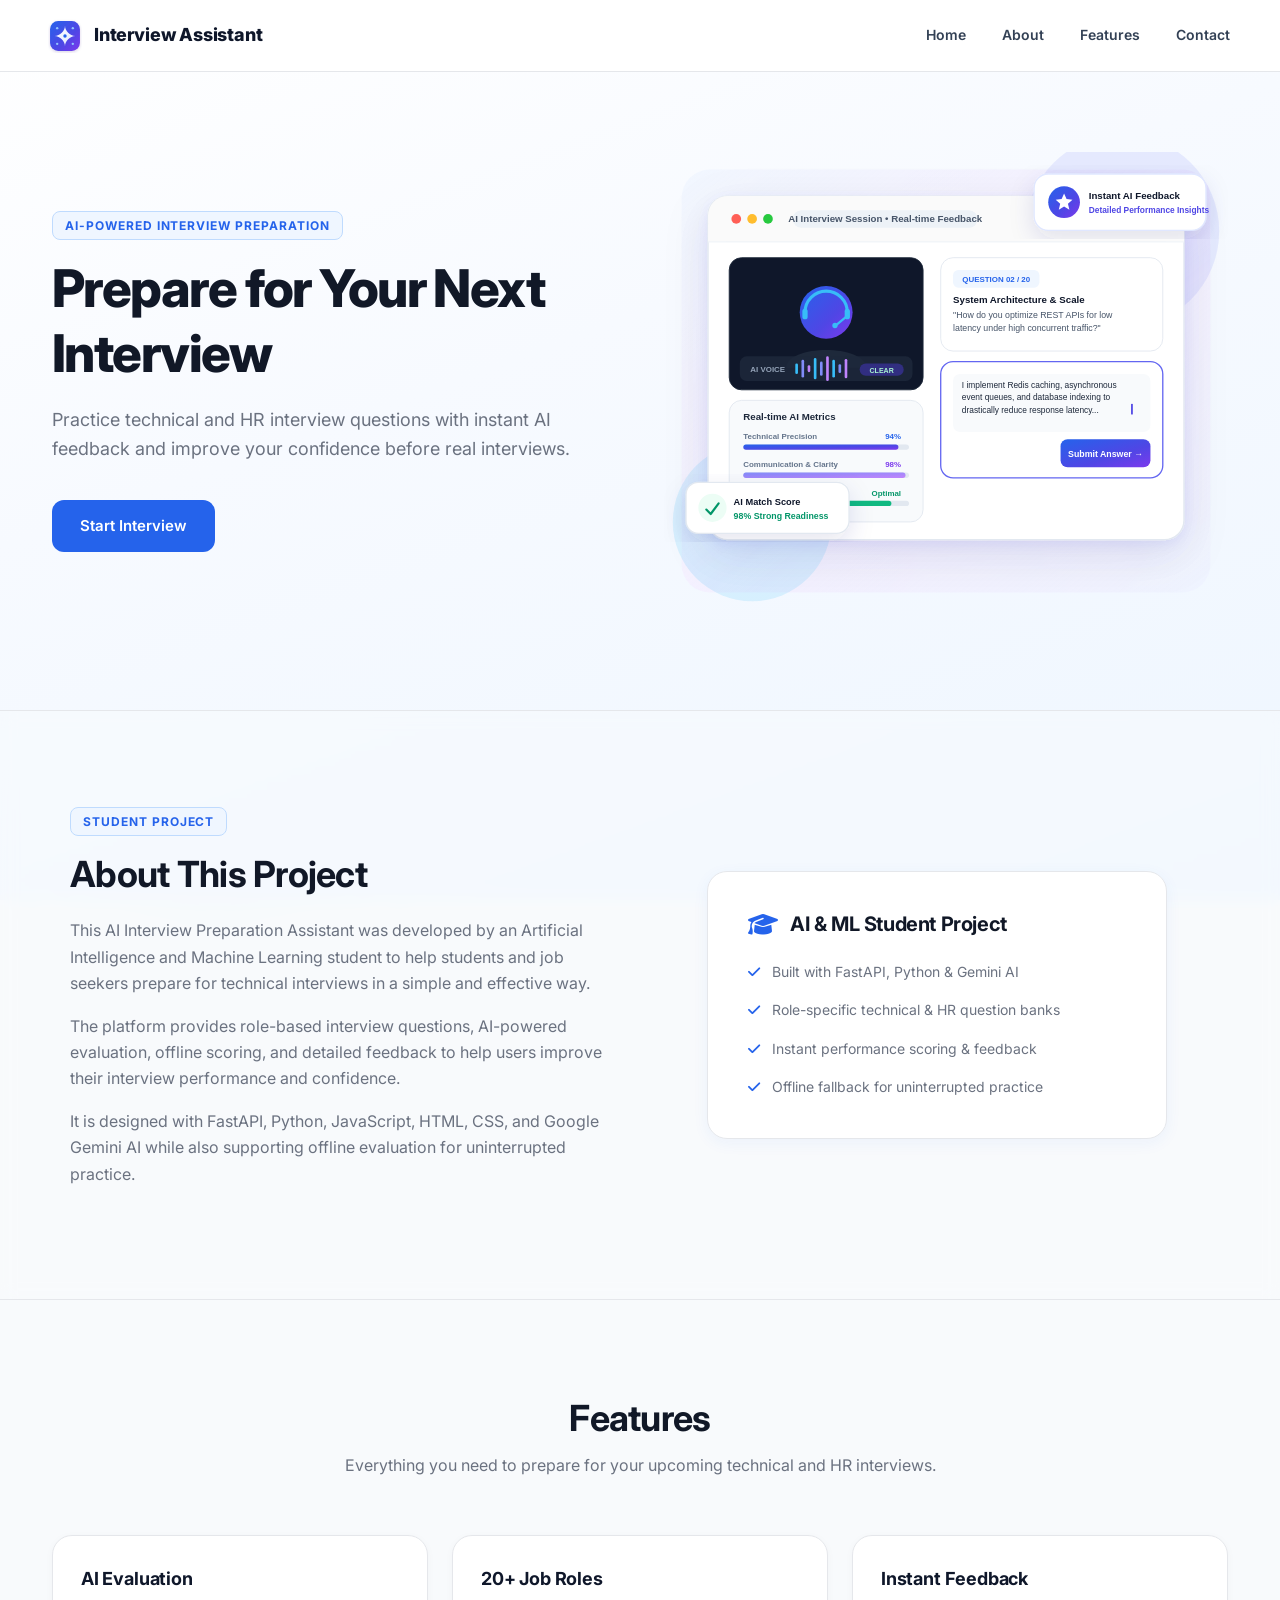
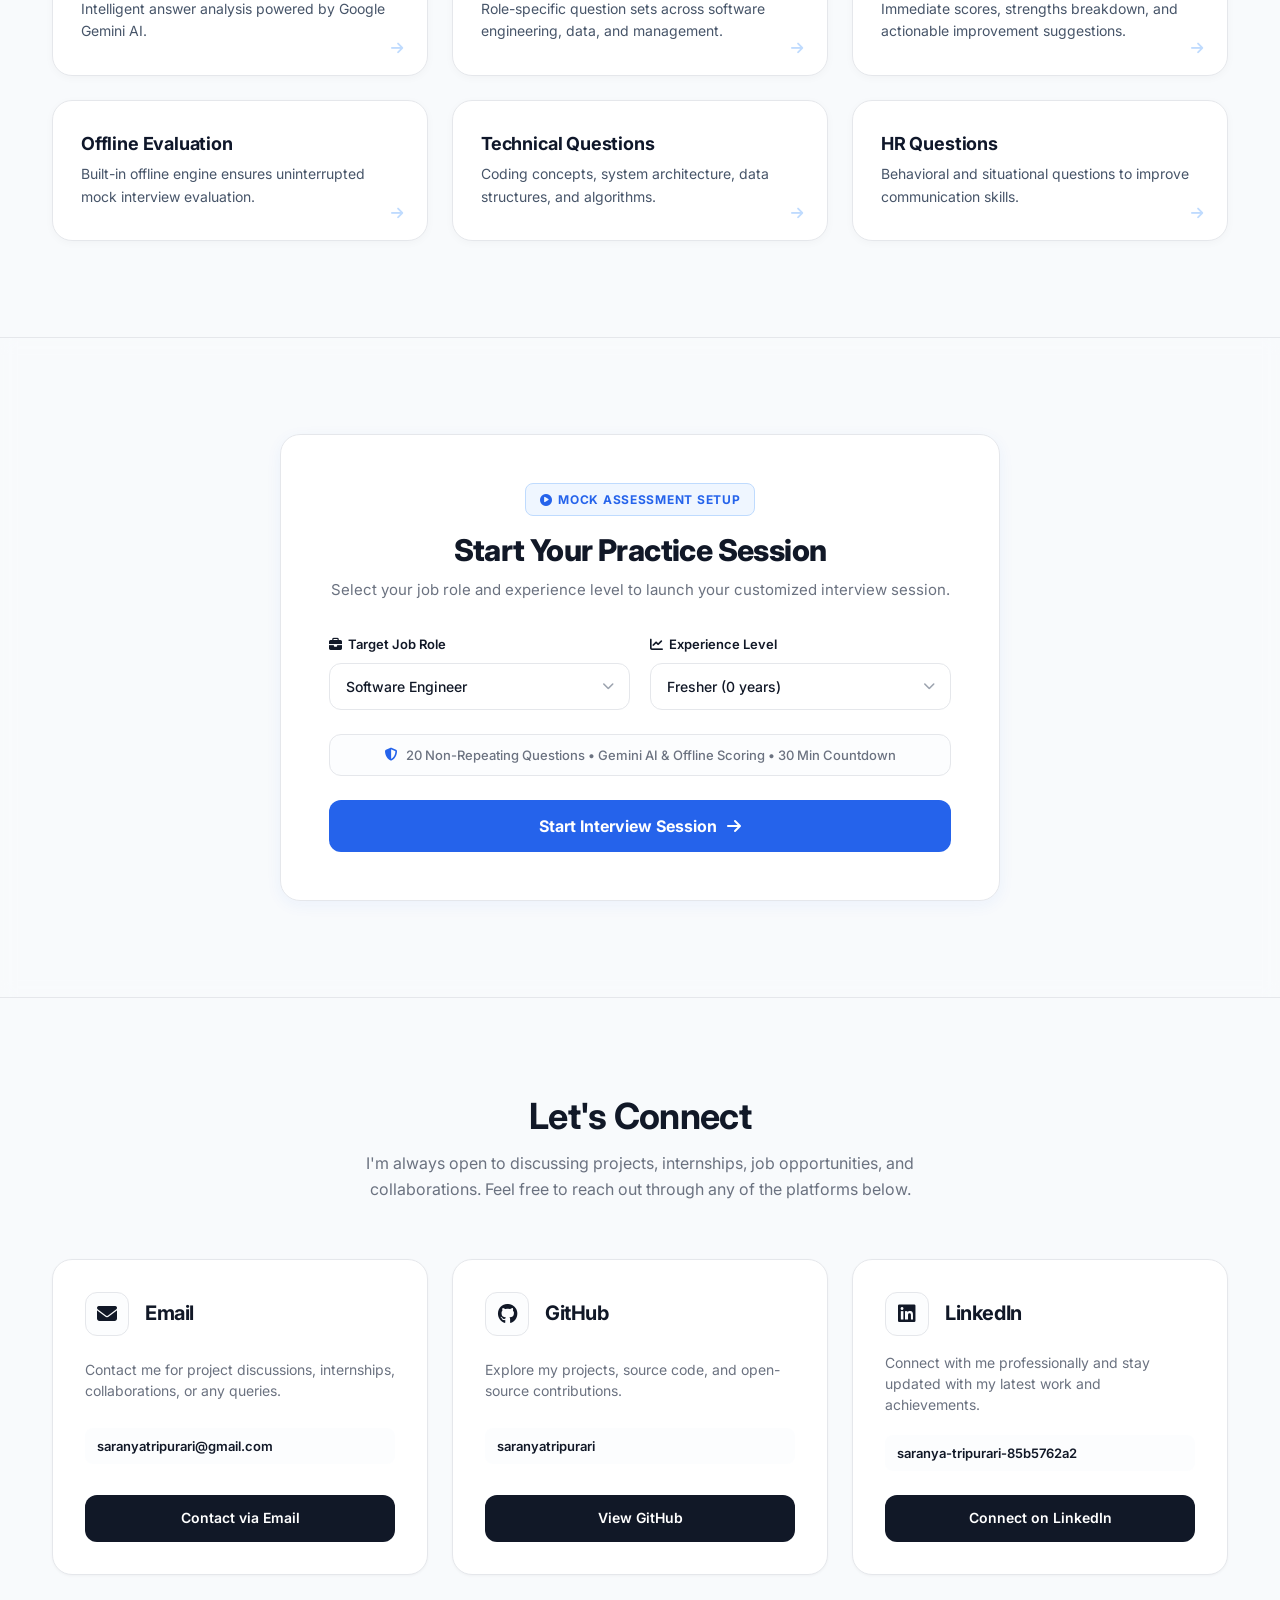
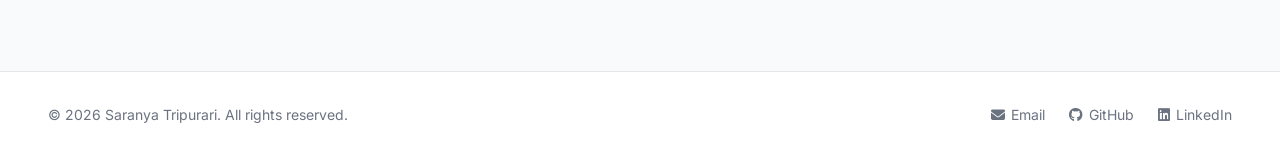
<file: templates/landing.html>
<!DOCTYPE html>
<html lang="en">

<head>

    <meta charset="UTF-8">
    <meta name="viewport" content="width=device-width, initial-scale=1.0">
    <meta name="description"
        content="AI Interview Preparation Assistant — Practice technical and HR interview questions with instant AI feedback and improve your confidence before real interviews.">

    <title>AI Interview Preparation Assistant</title>

    <link rel="icon" href="/static/images/logo.svg">

    <!-- Google Font: Inter -->
    <link rel="preconnect" href="https://fonts.googleapis.com">
    <link rel="preconnect" href="https://fonts.gstatic.com" crossorigin>
    <link href="https://fonts.googleapis.com/css2?family=Inter:wght@300;400;500;600;700;800&display=swap"
        rel="stylesheet">

    <!-- Font Awesome Icons -->
    <link rel="stylesheet" href="https://cdnjs.cloudflare.com/ajax/libs/font-awesome/6.6.0/css/all.min.css">

    <!-- Landing Stylesheet -->
    <link rel="stylesheet" href="/static/css/landing.css">

</head>

<body>

    <!-- ================= NAVBAR ================= -->

    <header class="navbar" id="navbar">

        <div class="logo">
            <img src="/static/images/logo.svg" alt="Interview Assistant Logo"
                class="logo-img">
            <span>Interview Assistant</span>
        </div>

        <nav>
            <a href="#home">Home</a>
            <a href="#about">About</a>
            <a href="#features">Features</a>
            <a href="#contact">Contact</a>
        </nav>

        <button class="mobile-menu-btn" id="mobileMenuBtn" aria-label="Open menu">
            <span></span><span></span><span></span>
        </button>

    </header>



    <!-- ================= HERO ================= -->

    <section class="hero" id="home">

        <div class="hero-left" data-aos="fade-right">

            <span class="section-tag">AI-Powered Interview Preparation</span>

            <h1>Prepare for Your Next Interview</h1>

            <p class="hero-desc">
                Practice technical and HR interview questions with instant AI feedback and improve your confidence
                before real interviews.
            </p>

            <div class="hero-buttons">

                <a href="#interview" class="primary-btn">
                    Start Interview
                </a>

            </div>

        </div>


        <div class="hero-right" data-aos="fade-left">

            <div class="hero-img-container">
                <img src="/static/images/hero.svg" alt="Hero Illustration" class="hero-img">
            </div>

        </div>

    </section>



    <!-- ================= ABOUT SECTION ================= -->

    <section class="about" id="about">

        <div class="about-container" data-aos="fade-up">

            <div class="about-column about-left">
                <span class="section-tag">Student Project</span>
                <h2>About This Project</h2>
                <p>
                    This AI Interview Preparation Assistant was developed by an Artificial Intelligence and Machine
                    Learning student to help students and job seekers prepare for technical interviews in a simple and
                    effective way.
                </p>
                <p>
                    The platform provides role-based interview questions, AI-powered evaluation, offline scoring, and
                    detailed feedback to help users improve their interview performance and confidence.
                </p>
                <p>
                    It is designed with FastAPI, Python, JavaScript, HTML, CSS, and Google Gemini AI while also
                    supporting offline evaluation for uninterrupted practice.
                </p>
            </div>

            <div class="about-column about-right">
                <div class="about-info-card">
                    <div class="info-card-header">
                        <i class="fa-solid fa-graduation-cap"></i>
                        <h3>AI & ML Student Project</h3>
                    </div>
                    <ul class="info-card-list">
                        <li>
                            <i class="fa-solid fa-check"></i>
                            <span>Built with FastAPI, Python & Gemini AI</span>
                        </li>
                        <li>
                            <i class="fa-solid fa-check"></i>
                            <span>Role-specific technical & HR question banks</span>
                        </li>
                        <li>
                            <i class="fa-solid fa-check"></i>
                            <span>Instant performance scoring & feedback</span>
                        </li>
                        <li>
                            <i class="fa-solid fa-check"></i>
                            <span>Offline fallback for uninterrupted practice</span>
                        </li>
                    </ul>
                </div>
            </div>

        </div>

    </section>



    <!-- ================= FEATURES ================= -->

    <section class="features" id="features">

        <div class="section-header" data-aos="fade-up">
            <h2>Features</h2>
            <p class="section-desc">Everything you need to prepare for your upcoming technical and HR interviews.</p>
        </div>

        <div class="feature-grid">

            <a href="/features/ai-evaluation" class="feature-card" data-aos="fade-up">
                <div class="feature-content">
                    <h3>AI Evaluation</h3>
                    <p>
                        Intelligent answer analysis powered by Google Gemini AI.
                    </p>
                </div>
                <i class="fa-solid fa-arrow-right feature-arrow"></i>
            </a>

            <a href="/features/job-roles" class="feature-card" data-aos="fade-up">
                <div class="feature-content">
                    <h3>20+ Job Roles</h3>
                    <p>
                        Role-specific question sets across software engineering, data, and management.
                    </p>
                </div>
                <i class="fa-solid fa-arrow-right feature-arrow"></i>
            </a>

            <a href="/features/instant-feedback" class="feature-card" data-aos="fade-up">
                <div class="feature-content">
                    <h3>Instant Feedback</h3>
                    <p>
                        Immediate scores, strengths breakdown, and actionable improvement suggestions.
                    </p>
                </div>
                <i class="fa-solid fa-arrow-right feature-arrow"></i>
            </a>

            <a href="/features/offline-evaluation" class="feature-card" data-aos="fade-up">
                <div class="feature-content">
                    <h3>Offline Evaluation</h3>
                    <p>
                        Built-in offline engine ensures uninterrupted mock interview evaluation.
                    </p>
                </div>
                <i class="fa-solid fa-arrow-right feature-arrow"></i>
            </a>

            <a href="/features/technical-questions" class="feature-card" data-aos="fade-up">
                <div class="feature-content">
                    <h3>Technical Questions</h3>
                    <p>
                        Coding concepts, system architecture, data structures, and algorithms.
                    </p>
                </div>
                <i class="fa-solid fa-arrow-right feature-arrow"></i>
            </a>

            <a href="/features/hr-questions" class="feature-card" data-aos="fade-up">
                <div class="feature-content">
                    <h3>HR Questions</h3>
                    <p>
                        Behavioral and situational questions to improve communication skills.
                    </p>
                </div>
                <i class="fa-solid fa-arrow-right feature-arrow"></i>
            </a>

        </div>

    </section>



    <!-- ================= INTERVIEW START SECTION ================= -->

    <section class="interview-section" id="interview">

        <div class="interview-card" data-aos="fade-up">

            <div class="interview-card-header">
                <span class="form-tag"><i class="fa-solid fa-circle-play"></i> Mock Assessment Setup</span>
                <h2>Start Your Practice Session</h2>
                <p>Select your job role and experience level to launch your customized interview session.</p>
            </div>

            <form action="/start-interview" method="post" id="startForm">

                <div class="form-grid">

                    <div class="form-group">
                        <label for="role">
                            <i class="fa-solid fa-briefcase"></i>
                            Target Job Role
                        </label>
                        <div class="select-wrapper">
                            <select name="role" id="role" required>
                                <optgroup label="Engineering">
                                    <option value="Software Engineer">Software Engineer</option>
                                    <option value="Python Developer">Python Developer</option>
                                    <option value="Java Developer">Java Developer</option>
                                    <option value="Full Stack Developer">Full Stack Developer</option>
                                    <option value="Frontend Developer">Frontend Developer</option>
                                    <option value="Backend Developer">Backend Developer</option>
                                    <option value="React Developer">React Developer</option>
                                    <option value="Node.js Developer">Node.js Developer</option>
                                    <option value="Android Developer">Android Developer</option>
                                </optgroup>
                                <optgroup label="AI / Data">
                                    <option value="AI Engineer">AI Engineer</option>
                                    <option value="Machine Learning Engineer">Machine Learning Engineer</option>
                                    <option value="Data Scientist">Data Scientist</option>
                                    <option value="Data Analyst">Data Analyst</option>
                                    <option value="SQL Developer">SQL Developer</option>
                                </optgroup>
                                <optgroup label="Infrastructure">
                                    <option value="DevOps Engineer">DevOps Engineer</option>
                                    <option value="Cloud Engineer">Cloud Engineer</option>
                                    <option value="Cyber Security Engineer">Cyber Security Engineer</option>
                                </optgroup>
                                <optgroup label="Quality & Design">
                                    <option value="QA Engineer">QA Engineer</option>
                                    <option value="UI/UX Designer">UI/UX Designer</option>
                                    <option value="Product Manager">Product Manager</option>
                                </optgroup>
                            </select>
                            <i class="fa-solid fa-chevron-down select-arrow"></i>
                        </div>
                    </div>

                    <div class="form-group">
                        <label for="experience">
                            <i class="fa-solid fa-chart-line"></i>
                            Experience Level
                        </label>
                        <div class="select-wrapper">
                            <select name="experience" id="experience" required>
                                <option value="Fresher (0 years)">Fresher (0 years)</option>
                                <option value="Junior (0–2 years)">Junior (0–2 years)</option>
                                <option value="Mid-Level (3–5 years)">Mid-Level (3–5 years)</option>
                                <option value="Senior (5+ years)">Senior (5+ years)</option>
                            </select>
                            <i class="fa-solid fa-chevron-down select-arrow"></i>
                        </div>
                    </div>

                </div>

                <div class="form-info-pill">
                    <i class="fa-solid fa-shield-halved"></i>
                    <span>20 Non-Repeating Questions &bull; Gemini AI & Offline Scoring &bull; 30 Min Countdown</span>
                </div>

                <button type="submit" class="start-btn" id="startBtn">
                    <span>Start Interview Session</span>
                    <i class="fa-solid fa-arrow-right"></i>
                </button>

            </form>

        </div>

    </section>



    <!-- ================= CONTACT SECTION ================= -->

    <section class="contact" id="contact">

        <div class="section-header" data-aos="fade-up">
            <h2>Let's Connect</h2>
            <p class="section-desc">
                I'm always open to discussing projects, internships, job opportunities, and collaborations. Feel free to
                reach out through any of the platforms below.
            </p>
        </div>

        <div class="contact-grid" data-aos="fade-up">

            <!-- Card 1 – Email -->
            <div class="contact-card" id="contact-email">
                <div class="contact-card-top">
                    <div class="contact-icon">
                        <i class="fa-solid fa-envelope"></i>
                    </div>
                    <h3>Email</h3>
                </div>
                <p class="contact-desc">
                    Contact me for project discussions, internships, collaborations, or any queries.
                </p>
                <div class="contact-value">saranyatripurari@gmail.com</div>
                <a href="mailto:saranyatripurari@gmail.com" class="contact-btn">
                    Contact via Email
                </a>
            </div>

            <!-- Card 2 – GitHub -->
            <div class="contact-card" id="contact-github">
                <div class="contact-card-top">
                    <div class="contact-icon">
                        <i class="fa-brands fa-github"></i>
                    </div>
                    <h3>GitHub</h3>
                </div>
                <p class="contact-desc">
                    Explore my projects, source code, and open-source contributions.
                </p>
                <div class="contact-value">saranyatripurari</div>
                <a href="https://github.com/saranyatripurari" target="_blank" rel="noopener noreferrer"
                    class="contact-btn">
                    View GitHub
                </a>
            </div>

            <!-- Card 3 – LinkedIn -->
            <div class="contact-card" id="contact-linkedin">
                <div class="contact-card-top">
                    <div class="contact-icon">
                        <i class="fa-brands fa-linkedin"></i>
                    </div>
                    <h3>LinkedIn</h3>
                </div>
                <p class="contact-desc">
                    Connect with me professionally and stay updated with my latest work and achievements.
                </p>
                <div class="contact-value">saranya-tripurari-85b5762a2</div>
                <a href="https://linkedin.com/in/saranya-tripurari-85b5762a2" target="_blank" rel="noopener noreferrer"
                    class="contact-btn">
                    Connect on LinkedIn
                </a>
            </div>

        </div>

    </section>



    <!-- ================= FOOTER ================= -->

    <footer>

        <div class="footer-container">
            <p class="copyright">© 2026 Saranya Tripurari. All rights reserved.</p>
            <div class="footer-links">
                <a href="mailto:saranyatripurari@gmail.com" aria-label="Email">
                    <i class="fa-solid fa-envelope"></i> Email
                </a>
                <a href="https://github.com/saranyatripurari" target="_blank" rel="noopener noreferrer"
                    aria-label="GitHub">
                    <i class="fa-brands fa-github"></i> GitHub
                </a>
                <a href="https://linkedin.com/in/saranya-tripurari-85b5762a2" target="_blank" rel="noopener noreferrer"
                    aria-label="LinkedIn">
                    <i class="fa-brands fa-linkedin"></i> LinkedIn
                </a>
            </div>
        </div>

    </footer>



    <script src="/static/js/landing.js"></script>

</body>

</html>
</file>
<file: static/css/feature_detail.css>
/* ============================================================
   AI Interview Assistant — Feature Detail Page Stylesheet
   Inherits same design system as landing.css
   ============================================================ */

/* Design Tokens */
:root {
    --bg-main: #FFFFFF;
    --bg-section: rgba(247, 250, 255, 0.60);
    --bg-card: #FFFFFF;

    --primary-accent: #2563EB;
    --primary-hover: #1D4ED8;

    --text-primary: #111827;
    --text-secondary: #6B7280;
    --text-muted: #9CA3AF;

    --border-color: #E5E7EB;
    --border-hover: #CBD5E1;

    --btn-primary-bg: #2563EB;
    --btn-primary-text: #FFFFFF;
    --btn-primary-hover: #1D4ED8;

    --radius-sm: 8px;
    --radius-md: 12px;
    --radius-lg: 16px;
    --radius-xl: 20px;

    --shadow-sm: 0 1px 3px rgba(0, 0, 0, 0.04);
    --shadow-md: 0 4px 16px rgba(37, 99, 235, 0.06);
    --shadow-lg: 0 10px 30px rgba(37, 99, 235, 0.08);
    --shadow-hover: 0 20px 40px rgba(37, 99, 235, 0.12);

    --font-primary: 'Inter', -apple-system, BlinkMacSystemFont, 'Segoe UI', Roboto, sans-serif;

    --transition-fast: 0.2s ease;
    --transition-base: 0.3s ease;
}

/* Global Reset */
*, *::before, *::after {
    margin: 0;
    padding: 0;
    box-sizing: border-box;
}

html {
    scroll-behavior: smooth;
    font-family: var(--font-primary);
    color: var(--text-primary);
    line-height: 1.6;
    -webkit-font-smoothing: antialiased;
}

body {
    background: linear-gradient(160deg, #FFFFFF 0%, #F7FAFF 40%, #EEF6FF 100%);
    background-attachment: fixed;
    color: var(--text-primary);
    overflow-x: hidden;
    position: relative;
    opacity: 0;
    animation: pageIn 0.45s ease forwards;
}

@keyframes pageIn {
    from { opacity: 0; transform: translateY(12px); }
    to   { opacity: 1; transform: translateY(0); }
}

body::before {
    content: '';
    position: fixed;
    top: -80px;
    right: -80px;
    width: 600px;
    height: 600px;
    background: radial-gradient(circle, rgba(59, 130, 246, 0.08) 0%, rgba(96, 165, 250, 0.04) 50%, transparent 70%);
    border-radius: 50%;
    pointer-events: none;
    z-index: -1;
    filter: blur(40px);
}

body::after {
    content: '';
    position: fixed;
    bottom: -60px;
    left: -60px;
    width: 550px;
    height: 550px;
    background: radial-gradient(circle, rgba(37, 99, 235, 0.06) 0%, rgba(147, 197, 253, 0.03) 50%, transparent 70%);
    border-radius: 50%;
    pointer-events: none;
    z-index: -1;
    filter: blur(40px);
}

a {
    color: inherit;
    text-decoration: none;
}

button, input, select {
    font-family: inherit;
}

h1, h2, h3, h4, h5, h6 {
    font-family: var(--font-primary);
    color: var(--text-primary);
    font-weight: 700;
    line-height: 1.25;
    letter-spacing: -0.02em;
}

/* ============================================================
   NAVBAR (identical to landing)
   ============================================================ */
.navbar {
    position: sticky;
    top: 0;
    left: 0;
    width: 100%;
    height: 72px;
    background-color: rgba(255, 255, 255, 0.95);
    backdrop-filter: blur(10px);
    border-bottom: 1px solid var(--border-color);
    display: flex;
    align-items: center;
    justify-content: space-between;
    padding: 0 48px;
    z-index: 1000;
    transition: var(--transition-fast);
}

.navbar.scrolled {
    box-shadow: 0 4px 16px rgba(37, 99, 235, 0.06);
}

.logo {
    display: flex;
    align-items: center;
    gap: 12px;
    font-weight: 800;
    font-size: 18px;
    color: #0F172A;
    letter-spacing: -0.01em;
}

.logo-img {
    width: 34px;
    height: 34px;
    object-fit: contain;
    transition: transform 0.3s cubic-bezier(0.4, 0, 0.2, 1);
}

.logo:hover .logo-img {
    transform: scale(1.05);
}

.navbar nav {
    display: flex;
    align-items: center;
    gap: 32px;
}

.navbar nav a {
    position: relative;
    font-size: 14px;
    font-weight: 600;
    color: #334155;
    padding: 6px 2px;
    transition: color 0.3s ease, transform 0.3s ease;
}

.navbar nav a::after {
    content: '';
    position: absolute;
    bottom: 0;
    left: 50%;
    width: 0;
    height: 2px;
    background: linear-gradient(90deg, #2563EB, #60A5FA);
    border-radius: 2px;
    transition: width 0.3s ease, left 0.3s ease;
}

.navbar nav a:hover {
    color: #2563EB;
    transform: translateY(-1px);
}

.navbar nav a:hover::after {
    width: 100%;
    left: 0;
}

.nav-cta {
    background-color: var(--btn-primary-bg);
    color: var(--btn-primary-text);
    padding: 10px 20px;
    border-radius: var(--radius-md);
    font-size: 14px;
    font-weight: 600;
    transition: var(--transition-fast);
}

.nav-cta:hover {
    background-color: var(--btn-primary-hover);
    transform: translateY(-1px);
    box-shadow: var(--shadow-sm);
}

.mobile-menu-btn {
    display: none;
    background: none;
    border: none;
    cursor: pointer;
    flex-direction: column;
    gap: 5px;
    padding: 6px;
}

.mobile-menu-btn span {
    width: 22px;
    height: 2px;
    background-color: var(--text-primary);
    border-radius: 2px;
}

/* ============================================================
   FEATURE HERO
   ============================================================ */
.feature-hero {
    max-width: 1240px;
    margin: 0 auto;
    padding: 80px 32px 60px;
    display: grid;
    grid-template-columns: 1fr 1fr;
    align-items: center;
    gap: 60px;
}

.feature-hero-left {
    display: flex;
    flex-direction: column;
    gap: 20px;
}

.back-link {
    display: inline-flex;
    align-items: center;
    gap: 8px;
    font-size: 13px;
    font-weight: 600;
    color: var(--primary-accent);
    background-color: #EFF6FF;
    border: 1px solid #BFDBFE;
    padding: 7px 14px;
    border-radius: var(--radius-sm);
    width: fit-content;
    transition: var(--transition-fast);
}

.back-link:hover {
    background-color: #DBEAFE;
    transform: translateX(-2px);
}

.feature-tag {
    display: inline-block;
    font-size: 12px;
    font-weight: 700;
    text-transform: uppercase;
    letter-spacing: 0.08em;
    color: var(--primary-accent);
    background-color: #EFF6FF;
    border: 1px solid #BFDBFE;
    padding: 4px 12px;
    border-radius: var(--radius-sm);
    width: fit-content;
}

.feature-hero-left h1 {
    font-size: 48px;
    font-weight: 800;
    letter-spacing: -0.03em;
    color: #0F172A;
    line-height: 1.15;
}

.feature-hero-left .hero-desc {
    font-size: 17px;
    color: var(--text-secondary);
    line-height: 1.65;
}

.feature-hero-cta {
    display: inline-flex;
    align-items: center;
    gap: 10px;
    background-color: var(--btn-primary-bg);
    color: var(--btn-primary-text);
    padding: 14px 28px;
    border-radius: var(--radius-md);
    font-size: 15px;
    font-weight: 600;
    width: fit-content;
    transition: var(--transition-fast);
}

.feature-hero-cta:hover {
    background-color: var(--btn-primary-hover);
    transform: translateY(-2px);
    box-shadow: var(--shadow-md);
}

.feature-hero-cta i {
    transition: transform 0.2s ease;
}

.feature-hero-cta:hover i {
    transform: translateX(3px);
}

.feature-hero-right {
    display: flex;
    justify-content: center;
    align-items: center;
}

.feature-hero-img {
    width: 100%;
    max-width: 460px;
    height: auto;
    display: block;
    animation: heroFloat 5s ease-in-out infinite, heroFadeIn 0.8s ease-out forwards;
}

@keyframes heroFloat {
    0%, 100% { transform: translateY(0); }
    50%       { transform: translateY(-10px); }
}

@keyframes heroFadeIn {
    from { opacity: 0.2; transform: translateY(10px); }
    to   { opacity: 1;   transform: translateY(0); }
}

/* ============================================================
   SECTION SHARED
   ============================================================ */
.fd-section {
    padding: 80px 32px;
    max-width: 1240px;
    margin: 0 auto;
}

.fd-section-alt {
    background-color: var(--bg-section);
    backdrop-filter: blur(8px);
    border-top: 1px solid var(--border-color);
    border-bottom: 1px solid var(--border-color);
    padding: 80px 32px;
}

.fd-section-alt-inner {
    max-width: 1240px;
    margin: 0 auto;
}

.fd-section-label {
    display: inline-block;
    font-size: 12px;
    font-weight: 700;
    text-transform: uppercase;
    letter-spacing: 0.08em;
    color: var(--primary-accent);
    background-color: #EFF6FF;
    border: 1px solid #BFDBFE;
    padding: 4px 12px;
    border-radius: var(--radius-sm);
    margin-bottom: 14px;
}

.fd-section-title {
    font-size: 32px;
    font-weight: 800;
    color: #0F172A;
    margin-bottom: 12px;
    letter-spacing: -0.02em;
}

.fd-section-desc {
    font-size: 16px;
    color: var(--text-secondary);
    max-width: 640px;
    margin-bottom: 48px;
    line-height: 1.65;
}

/* ============================================================
   BENEFITS GRID
   ============================================================ */
.benefits-grid {
    display: grid;
    grid-template-columns: repeat(3, 1fr);
    gap: 24px;
}

.benefit-card {
    background-color: var(--bg-card);
    border: 1px solid var(--border-color);
    border-radius: var(--radius-xl);
    padding: 28px 24px;
    box-shadow: var(--shadow-sm);
    transition: var(--transition-base);
}

.benefit-card:hover {
    transform: translateY(-3px);
    box-shadow: var(--shadow-lg);
    border-color: #BFDBFE;
}

.benefit-icon {
    width: 44px;
    height: 44px;
    background-color: #EFF6FF;
    border: 1px solid #BFDBFE;
    border-radius: var(--radius-md);
    display: flex;
    align-items: center;
    justify-content: center;
    color: var(--primary-accent);
    font-size: 18px;
    margin-bottom: 16px;
    transition: var(--transition-fast);
}

.benefit-card:hover .benefit-icon {
    background-color: var(--primary-accent);
    border-color: var(--primary-accent);
    color: #FFFFFF;
}

.benefit-card h3 {
    font-size: 16px;
    font-weight: 700;
    color: #0F172A;
    margin-bottom: 8px;
}

.benefit-card p {
    font-size: 14px;
    color: var(--text-secondary);
    line-height: 1.6;
}

/* ============================================================
   HOW IT WORKS STEPS
   ============================================================ */
.steps-list {
    display: flex;
    flex-direction: column;
    gap: 0;
    max-width: 760px;
    margin: 0 auto;
}

.step-item {
    display: flex;
    align-items: flex-start;
    gap: 24px;
    padding: 28px 0;
    border-bottom: 1px solid var(--border-color);
    opacity: 0;
    transform: translateX(-16px);
    transition: opacity 0.5s ease, transform 0.5s ease;
}

.step-item:last-child {
    border-bottom: none;
}

.step-item.step-visible {
    opacity: 1;
    transform: translateX(0);
}

.step-number {
    min-width: 44px;
    height: 44px;
    background: linear-gradient(135deg, #2563EB, #3B82F6);
    color: #FFFFFF;
    border-radius: 50%;
    display: flex;
    align-items: center;
    justify-content: center;
    font-size: 15px;
    font-weight: 800;
    flex-shrink: 0;
    box-shadow: 0 4px 12px rgba(37, 99, 235, 0.25);
}

.step-body h3 {
    font-size: 17px;
    font-weight: 700;
    color: #0F172A;
    margin-bottom: 6px;
}

.step-body p {
    font-size: 14px;
    color: var(--text-secondary);
    line-height: 1.65;
}

/* ============================================================
   CTA SECTION
   ============================================================ */
.fd-cta-section {
    padding: 80px 32px;
    text-align: center;
}

.fd-cta-inner {
    max-width: 600px;
    margin: 0 auto;
    background: linear-gradient(135deg, #EFF6FF, #DBEAFE);
    border: 1px solid #BFDBFE;
    border-radius: var(--radius-xl);
    padding: 56px 40px;
}

.fd-cta-inner h2 {
    font-size: 28px;
    font-weight: 800;
    color: #0F172A;
    margin-bottom: 12px;
}

.fd-cta-inner p {
    font-size: 15px;
    color: var(--text-secondary);
    margin-bottom: 28px;
    line-height: 1.6;
}

.fd-cta-buttons {
    display: flex;
    align-items: center;
    justify-content: center;
    gap: 16px;
    flex-wrap: wrap;
}

.fd-cta-btn {
    display: inline-flex;
    align-items: center;
    gap: 10px;
    background-color: var(--btn-primary-bg);
    color: var(--btn-primary-text);
    padding: 14px 32px;
    border-radius: var(--radius-md);
    font-size: 15px;
    font-weight: 700;
    transition: var(--transition-fast);
}

.fd-cta-btn:hover {
    background-color: var(--btn-primary-hover);
    transform: translateY(-2px);
    box-shadow: var(--shadow-md);
}

.fd-cta-btn i {
    transition: transform 0.2s ease;
}

.fd-cta-btn:hover i {
    transform: translateX(3px);
}

.fd-back-home-btn {
    display: inline-flex;
    align-items: center;
    gap: 8px;
    background-color: #FFFFFF;
    color: var(--text-primary);
    border: 1px solid var(--border-color);
    padding: 14px 28px;
    border-radius: var(--radius-md);
    font-size: 15px;
    font-weight: 600;
    transition: var(--transition-fast);
}

.fd-back-home-btn:hover {
    background-color: #F8FAFC;
    border-color: var(--border-hover);
    color: var(--primary-accent);
    transform: translateY(-2px);
}

/* ============================================================
   FOOTER
   ============================================================ */
footer {
    border-top: 1px solid var(--border-color);
    background-color: var(--bg-main);
    padding: 32px 48px;
}

.footer-container {
    max-width: 1240px;
    margin: 0 auto;
    display: flex;
    align-items: center;
    justify-content: space-between;
    gap: 20px;
}

.copyright {
    font-size: 14px;
    color: var(--text-secondary);
}

.footer-links {
    display: flex;
    align-items: center;
    gap: 24px;
}

.footer-links a {
    font-size: 14px;
    color: var(--text-secondary);
    display: inline-flex;
    align-items: center;
    gap: 6px;
    transition: var(--transition-fast);
}

.footer-links a:hover {
    color: var(--primary-accent);
}

/* ============================================================
   ILLUSTRATION CONTAINER
   ============================================================ */
.illustration-wrap {
    background: linear-gradient(135deg, #EFF6FF, #DBEAFE);
    border: 1px solid #BFDBFE;
    border-radius: var(--radius-xl);
    padding: 40px;
    display: flex;
    align-items: center;
    justify-content: center;
    min-height: 340px;
}

.illustration-icon {
    font-size: 120px;
    color: #2563EB;
    opacity: 0.18;
}

/* ============================================================
   RESPONSIVE
   ============================================================ */
@media (max-width: 1024px) {
    .feature-hero {
        grid-template-columns: 1fr;
        padding: 60px 24px 48px;
    }

    .feature-hero-right {
        display: none;
    }

    .benefits-grid {
        grid-template-columns: repeat(2, 1fr);
    }
}

@media (max-width: 768px) {
    .navbar {
        padding: 0 24px;
    }

    .navbar nav {
        display: none;
    }

    .mobile-menu-btn {
        display: flex;
    }

    .feature-hero-left h1 {
        font-size: 34px;
    }

    .benefits-grid {
        grid-template-columns: 1fr;
    }

    .fd-section-title {
        font-size: 26px;
    }

    footer {
        padding: 28px 24px;
    }

    .footer-container {
        flex-direction: column;
        align-items: center;
        text-align: center;
        gap: 16px;
    }
}
</file>
<file: static/css/landing.css>
/* ============================================================
   AI Interview Assistant — Landing Page Stylesheet
   Design System: Soft White + Light Blue Theme (Inter Font)
   ============================================================ */

/* Design Tokens */
:root {
    --bg-main: #FFFFFF;
    --bg-section: rgba(248, 250, 252, 0.45);
    --bg-card: #FFFFFF;
    
    --primary-accent: #2563EB;
    --primary-hover: #1D4ED8;
    
    --text-primary: #111827;
    --text-secondary: #6B7280;
    --text-muted: #9CA3AF;
    
    --border-color: #E5E7EB;
    --border-hover: #CBD5E1;
    
    --btn-primary-bg: #2563EB;
    --btn-primary-text: #FFFFFF;
    --btn-primary-hover: #1D4ED8;

    --btn-sec-bg: #FFFFFF;
    --btn-sec-text: #111827;
    --btn-sec-border: #E5E7EB;
    --btn-sec-hover: #F8FAFC;
    
    --radius-sm: 8px;
    --radius-md: 12px;
    --radius-lg: 16px;
    --radius-xl: 20px;
    
    --shadow-sm: 0 1px 3px rgba(0, 0, 0, 0.04);
    --shadow-md: 0 4px 16px rgba(37, 99, 235, 0.06);
    --shadow-lg: 0 10px 30px rgba(37, 99, 235, 0.08);
    --shadow-hover: 0 20px 40px rgba(37, 99, 235, 0.12);

    --font-primary: 'Inter', -apple-system, BlinkMacSystemFont, 'Segoe UI', Roboto, sans-serif;

    --transition-fast: 0.2s ease;
    --transition-base: 0.3s ease;
}

/* Global Reset */
* {
    margin: 0;
    padding: 0;
    box-sizing: border-box;
}

html {
    scroll-behavior: smooth;
    font-family: var(--font-primary);
    background-color: #F8FAFC;
    color: var(--text-primary);
    line-height: 1.6;
    -webkit-font-smoothing: antialiased;
}

body {
    background: linear-gradient(160deg, #FFFFFF 0%, #F7FAFF 40%, #EEF6FF 100%);
    background-attachment: fixed;
    color: var(--text-primary);
    overflow-x: hidden;
    position: relative;
}

body::before {
    content: '';
    position: fixed;
    top: -80px;
    right: -80px;
    width: 600px;
    height: 600px;
    background: radial-gradient(circle, rgba(59, 130, 246, 0.08) 0%, rgba(96, 165, 250, 0.04) 50%, transparent 70%);
    border-radius: 50%;
    pointer-events: none;
    z-index: -1;
    filter: blur(40px);
}

body::after {
    content: '';
    position: fixed;
    bottom: -60px;
    left: -60px;
    width: 550px;
    height: 550px;
    background: radial-gradient(circle, rgba(37, 99, 235, 0.06) 0%, rgba(147, 197, 253, 0.03) 50%, transparent 70%);
    border-radius: 50%;
    pointer-events: none;
    z-index: -1;
    filter: blur(40px);
}

a {
    color: inherit;
    text-decoration: none;
}

button, input, select {
    font-family: inherit;
}

/* Typography */
h1, h2, h3, h4, h5, h6 {
    font-family: var(--font-primary);
    color: var(--text-primary);
    font-weight: 700;
    line-height: 1.25;
    letter-spacing: -0.02em;
}

/* Navbar */
.navbar {
    position: sticky;
    top: 0;
    left: 0;
    width: 100%;
    height: 72px;
    background-color: var(--bg-main);
    border-bottom: 1px solid var(--border-color);
    display: flex;
    align-items: center;
    justify-content: space-between;
    padding: 0 48px;
    z-index: 1000;
    transition: var(--transition-fast);
}

.navbar.scrolled {
    box-shadow: 0 4px 16px rgba(37, 99, 235, 0.06);
}

.logo {
    display: flex;
    align-items: center;
    gap: 12px;
    font-weight: 800;
    font-size: 18px;
    color: #0F172A;
    letter-spacing: -0.01em;
}

.logo-img {
    width: 34px;
    height: 34px;
    object-fit: contain;
    transition: transform 0.3s cubic-bezier(0.4, 0, 0.2, 1);
}

.logo:hover .logo-img {
    transform: scale(1.05);
}

.navbar nav {
    display: flex;
    align-items: center;
    gap: 32px;
}

.navbar nav a {
    position: relative;
    font-size: 14px;
    font-weight: 600;
    color: #334155;
    padding: 6px 2px;
    transition: color 0.3s cubic-bezier(0.4, 0, 0.2, 1), transform 0.3s cubic-bezier(0.4, 0, 0.2, 1);
}

.navbar nav a::after {
    content: '';
    position: absolute;
    bottom: 0;
    left: 50%;
    width: 0;
    height: 2px;
    background: linear-gradient(90deg, #2563EB, #6366F1);
    border-radius: 2px;
    transition: width 0.3s cubic-bezier(0.4, 0, 0.2, 1), left 0.3s cubic-bezier(0.4, 0, 0.2, 1);
}

.navbar nav a:hover {
    color: #2563EB;
    transform: translateY(-1px) scale(1.03);
}

.navbar nav a:hover::after {
    width: 100%;
    left: 0;
}

.nav-cta {
    background-color: var(--btn-primary-bg);
    color: var(--btn-primary-text);
    padding: 10px 20px;
    border-radius: var(--radius-md);
    font-size: 14px;
    font-weight: 600;
    transition: var(--transition-fast);
}

.nav-cta:hover {
    background-color: var(--btn-primary-hover);
    transform: translateY(-1px);
    box-shadow: var(--shadow-sm);
}

.mobile-menu-btn {
    display: none;
    background: none;
    border: none;
    cursor: pointer;
    flex-direction: column;
    gap: 5px;
    padding: 6px;
}

.mobile-menu-btn span {
    width: 22px;
    height: 2px;
    background-color: var(--text-primary);
    border-radius: 2px;
}

/* Shared Buttons */
.primary-btn {
    display: inline-flex;
    align-items: center;
    justify-content: center;
    background-color: var(--btn-primary-bg);
    color: var(--btn-primary-text);
    padding: 14px 28px;
    border-radius: var(--radius-md);
    font-size: 15px;
    font-weight: 600;
    border: none;
    cursor: pointer;
    transition: var(--transition-fast);
}

.primary-btn:hover {
    background-color: var(--btn-primary-hover);
    transform: translateY(-2px);
    box-shadow: var(--shadow-md);
}

.secondary-btn {
    display: inline-flex;
    align-items: center;
    justify-content: center;
    background-color: var(--btn-sec-bg);
    color: var(--btn-sec-text);
    border: 1px solid var(--btn-sec-border);
    padding: 14px 28px;
    border-radius: var(--radius-md);
    font-size: 15px;
    font-weight: 600;
    cursor: pointer;
    transition: var(--transition-fast);
}

.secondary-btn:hover {
    background-color: var(--btn-sec-hover);
    border-color: var(--border-hover);
    color: var(--primary-accent);
    transform: translateY(-2px);
}

/* Section Header */
.section-header {
    text-align: center;
    max-width: 640px;
    margin: 0 auto 56px auto;
}

.section-tag {
    display: inline-block;
    font-size: 12px;
    font-weight: 700;
    text-transform: uppercase;
    letter-spacing: 0.08em;
    color: var(--primary-accent);
    background-color: #EFF6FF;
    border: 1px solid #BFDBFE;
    padding: 4px 12px;
    border-radius: var(--radius-sm);
    margin-bottom: 16px;
}

.section-header h2 {
    font-size: 36px;
    margin-bottom: 12px;
}

.section-desc {
    font-size: 16px;
    color: var(--text-secondary);
}

/* Hero Section */
.hero {
    max-width: 1240px;
    margin: 0 auto;
    padding: 80px 32px 100px 32px;
    display: flex;
    align-items: center;
    justify-content: space-between;
    gap: 48px;
}

.hero-left {
    flex: 1;
    max-width: 580px;
}

.hero-left h1 {
    font-size: 52px;
    font-weight: 800;
    margin-bottom: 20px;
    letter-spacing: -0.03em;
}

.hero-desc {
    font-size: 18px;
    color: var(--text-secondary);
    margin-bottom: 36px;
    line-height: 1.6;
}

.hero-buttons {
    display: flex;
    align-items: center;
    gap: 16px;
}

.hero-right {
    flex: 1;
    display: flex;
    justify-content: center;
    align-items: center;
}

.hero-img-container {
    width: 100%;
    display: flex;
    justify-content: center;
    align-items: center;
}

.hero-img {
    width: 100%;
    max-width: 580px;
    height: auto;
    display: block;
    margin: 0 auto;
    animation: heroFloat 5s ease-in-out infinite, heroFadeIn 0.8s ease-out forwards;
}

@keyframes heroFloat {
    0%, 100% {
        transform: translateY(0);
    }
    50% {
        transform: translateY(-8px);
    }
}

@keyframes heroFadeIn {
    from {
        opacity: 0.2;
        transform: translateY(10px);
    }
    to {
        opacity: 1;
        transform: translateY(0);
    }
}

/* About Section (Personal Two Column Layout) */
.about {
    background-color: var(--bg-section);
    backdrop-filter: blur(8px);
    border-top: 1px solid var(--border-color);
    border-bottom: 1px solid var(--border-color);
    padding: 96px 32px;
}

.about-container {
    max-width: 1140px;
    margin: 0 auto;
    display: flex;
    align-items: center;
    gap: 48px;
}

.about-column {
    flex: 1;
}

.about-left h2 {
    font-size: 36px;
    margin-bottom: 20px;
}

.about-left p {
    font-size: 16px;
    color: var(--text-secondary);
    line-height: 1.65;
    margin-bottom: 16px;
}

.about-right {
    display: flex;
    justify-content: center;
}

.about-info-card {
    background-color: var(--bg-card);
    border: 1px solid var(--border-color);
    border-radius: var(--radius-xl);
    padding: 40px;
    box-shadow: var(--shadow-md);
    width: 100%;
    max-width: 460px;
}

.info-card-header {
    display: flex;
    align-items: center;
    gap: 12px;
    margin-bottom: 24px;
}

.info-card-header i {
    font-size: 24px;
    color: var(--primary-accent);
}

.info-card-header h3 {
    font-size: 20px;
}

.info-card-list {
    list-style: none;
    display: flex;
    flex-direction: column;
    gap: 16px;
}

.info-card-list li {
    display: flex;
    align-items: center;
    gap: 12px;
    font-size: 14px;
    color: var(--text-secondary);
}

.info-card-list li i {
    color: var(--primary-accent);
    font-size: 14px;
}

/* Features Section */
.features {
    padding: 96px 32px;
    max-width: 1240px;
    margin: 0 auto;
}

.feature-grid {
    display: grid;
    grid-template-columns: repeat(3, 1fr);
    gap: 24px;
}

.feature-card {
    background-color: #FFFFFF;
    border: 1px solid var(--border-color);
    border-radius: var(--radius-xl);
    padding: 32px 28px;
    box-shadow: 0 2px 8px rgba(0, 0, 0, 0.03);
    transition: var(--transition-base);
    display: flex;
    flex-direction: column;
    justify-content: center;
    height: 100%;
    cursor: pointer;
    text-decoration: none;
    color: inherit;
    position: relative;
}

.feature-card:hover {
    transform: translateY(-4px);
    box-shadow: 0 12px 32px rgba(37, 99, 235, 0.12);
    border-color: #BFDBFE;
    background-color: #FAFCFF;
}

.feature-card .feature-arrow {
    position: absolute;
    bottom: 20px;
    right: 24px;
    font-size: 14px;
    color: #BFDBFE;
    transition: color 0.2s ease, transform 0.2s ease;
}

.feature-card:hover .feature-arrow {
    color: var(--primary-accent);
    transform: translateX(3px);
}

.feature-icon-wrap {
    display: none;
}

.feature-content h3 {
    font-size: 18px;
    font-weight: 700;
    color: #0F172A;
    margin-bottom: 8px;
    letter-spacing: -0.01em;
}

.feature-content p {
    font-size: 14px;
    color: #475569;
    line-height: 1.6;
}

/* Interview Start Form Section */
.interview-section {
    background-color: var(--bg-section);
    backdrop-filter: blur(8px);
    border-top: 1px solid var(--border-color);
    border-bottom: 1px solid var(--border-color);
    padding: 96px 32px;
}

.interview-card {
    max-width: 720px;
    margin: 0 auto;
    background-color: var(--bg-card);
    border: 1px solid var(--border-color);
    border-radius: var(--radius-xl);
    padding: 48px;
    box-shadow: var(--shadow-md);
    transition: box-shadow 0.3s ease;
}

.interview-card:hover {
    box-shadow: var(--shadow-lg);
}

.interview-card-header {
    text-align: center;
    margin-bottom: 32px;
}

.form-tag {
    display: inline-flex;
    align-items: center;
    gap: 6px;
    font-size: 12px;
    font-weight: 700;
    text-transform: uppercase;
    letter-spacing: 0.06em;
    color: var(--primary-accent);
    background-color: #EFF6FF;
    border: 1px solid #BFDBFE;
    padding: 6px 14px;
    border-radius: var(--radius-sm);
    margin-bottom: 16px;
}

.interview-card-header h2 {
    font-size: 30px;
    font-weight: 800;
    margin-bottom: 8px;
    color: var(--text-primary);
}

.interview-card-header p {
    font-size: 15px;
    color: var(--text-secondary);
}

.form-grid {
    display: grid;
    grid-template-columns: 1fr 1fr;
    gap: 20px;
    margin-bottom: 24px;
}

.form-group {
    display: flex;
    flex-direction: column;
    gap: 8px;
}

.form-group label {
    font-size: 13px;
    font-weight: 600;
    color: var(--text-primary);
    display: flex;
    align-items: center;
    gap: 6px;
}

.select-wrapper {
    position: relative;
    width: 100%;
}

.select-wrapper select {
    width: 100%;
    padding: 14px 40px 14px 16px;
    border-radius: var(--radius-md);
    border: 1px solid var(--border-color);
    background-color: var(--bg-main);
    color: var(--text-primary);
    font-family: var(--font-primary);
    font-size: 14px;
    font-weight: 500;
    outline: none;
    appearance: none;
    -webkit-appearance: none;
    -moz-appearance: none;
    transition: border-color 0.2s ease, box-shadow 0.2s ease;
    cursor: pointer;
}

.select-wrapper select:focus {
    border-color: var(--primary-accent);
    box-shadow: 0 0 0 3px rgba(37, 99, 235, 0.12);
}

.select-arrow {
    position: absolute;
    right: 16px;
    top: 50%;
    transform: translateY(-50%);
    font-size: 12px;
    color: var(--text-muted);
    pointer-events: none;
    transition: color 0.2s ease;
}

.select-wrapper select:focus + .select-arrow {
    color: var(--primary-accent);
}

.form-info-pill {
    display: flex;
    align-items: center;
    justify-content: center;
    gap: 8px;
    font-size: 13px;
    font-weight: 500;
    color: var(--text-secondary);
    background-color: var(--bg-section);
    border: 1px solid var(--border-color);
    padding: 10px 16px;
    border-radius: var(--radius-md);
    margin-bottom: 24px;
}

.form-info-pill i {
    color: var(--primary-accent);
}

.start-btn {
    width: 100%;
    padding: 16px;
    background-color: var(--btn-primary-bg);
    color: var(--btn-primary-text);
    border: none;
    border-radius: var(--radius-md);
    font-size: 16px;
    font-weight: 700;
    cursor: pointer;
    display: flex;
    align-items: center;
    justify-content: center;
    gap: 10px;
    transition: all 0.2s ease;
}

.start-btn:hover {
    background-color: var(--btn-primary-hover);
    transform: translateY(-2px);
    box-shadow: var(--shadow-md);
}

.start-btn i {
    transition: transform 0.2s ease;
}

.start-btn:hover i {
    transform: translateX(4px);
}

/* Contact Section */
.contact {
    padding: 96px 32px;
    max-width: 1240px;
    margin: 0 auto;
}

.contact-grid {
    display: grid;
    grid-template-columns: repeat(3, 1fr);
    gap: 24px;
}

.contact-card {
    background-color: var(--bg-card);
    border: 1px solid var(--border-color);
    border-radius: var(--radius-xl);
    padding: 32px;
    box-shadow: var(--shadow-sm);
    display: flex;
    flex-direction: column;
    justify-content: space-between;
    height: 100%;
    transition: transform 0.3s ease, box-shadow 0.3s ease, border-color 0.3s ease;
}

.contact-card:hover {
    transform: translateY(-6px);
    box-shadow: var(--shadow-hover);
    border-color: var(--primary-accent);
}

.contact-card-top {
    display: flex;
    align-items: center;
    gap: 16px;
    margin-bottom: 16px;
}

.contact-icon {
    width: 44px;
    height: 44px;
    background-color: var(--bg-section);
    border: 1px solid var(--border-color);
    border-radius: var(--radius-md);
    display: flex;
    align-items: center;
    justify-content: center;
    font-size: 20px;
    color: var(--text-primary);
    transition: var(--transition-fast);
}

.contact-card:hover .contact-icon {
    background-color: #EFF6FF;
    border-color: #BFDBFE;
    color: var(--primary-accent);
}

.contact-card-top h3 {
    font-size: 20px;
    color: var(--text-primary);
}

.contact-desc {
    font-size: 14px;
    color: var(--text-secondary);
    line-height: 1.5;
    margin-bottom: 20px;
}

.contact-value {
    font-size: 13px;
    font-weight: 600;
    color: var(--text-primary);
    background-color: var(--bg-section);
    padding: 8px 12px;
    border-radius: var(--radius-sm);
    word-break: break-all;
    margin-bottom: 24px;
}

.contact-btn {
    width: 100%;
    padding: 12px;
    background-color: var(--text-primary);
    color: #FFFFFF;
    border-radius: var(--radius-md);
    font-size: 14px;
    font-weight: 600;
    text-align: center;
    display: block;
    transition: var(--transition-fast);
}

.contact-card:hover .contact-btn {
    background-color: var(--primary-accent);
}

.contact-btn:hover {
    background-color: var(--primary-hover) !important;
    transform: translateY(-1px);
}

/* Footer */
footer {
    border-top: 1px solid var(--border-color);
    background-color: var(--bg-main);
    padding: 32px 48px;
}

.footer-container {
    max-width: 1240px;
    margin: 0 auto;
    display: flex;
    align-items: center;
    justify-content: space-between;
    gap: 20px;
}

.copyright {
    font-size: 14px;
    color: var(--text-secondary);
}

.footer-links {
    display: flex;
    align-items: center;
    gap: 24px;
}

.footer-links a {
    font-size: 14px;
    color: var(--text-secondary);
    display: inline-flex;
    align-items: center;
    gap: 6px;
    transition: var(--transition-fast);
}

.footer-links a:hover {
    color: var(--primary-accent);
}

/* Animations */
[data-aos] {
    opacity: 0;
    transform: translateY(20px);
    transition: opacity 0.5s ease, transform 0.5s ease;
}

[data-aos].aos-animate {
    opacity: 1;
    transform: translateY(0);
}

/* Responsive Styles */
@media (max-width: 1024px) {
    .hero {
        flex-direction: column;
        text-align: center;
        padding: 60px 24px;
    }

    .hero-left {
        max-width: 100%;
    }

    .hero-buttons {
        justify-content: center;
    }

    .hero-img {
        width: 60%;
    }

    .about-container {
        flex-direction: column;
    }

    .feature-grid {
        grid-template-columns: repeat(2, 1fr);
    }

    .contact-grid {
        grid-template-columns: repeat(3, 1fr);
    }
}

@media (max-width: 768px) {
    .navbar {
        padding: 0 24px;
    }

    .navbar nav {
        display: none;
    }

    .mobile-menu-btn {
        display: flex;
    }

    .hero-left h1 {
        font-size: 38px;
    }

    .hero-desc {
        font-size: 16px;
    }

    .feature-grid, .contact-grid {
        grid-template-columns: 1fr;
    }

    .form-grid {
        grid-template-columns: 1fr;
    }

    .interview-card {
        padding: 28px 20px;
    }

    .footer-container {
        flex-direction: column;
        align-items: center;
        text-align: center;
        gap: 16px;
    }
}
</file>
